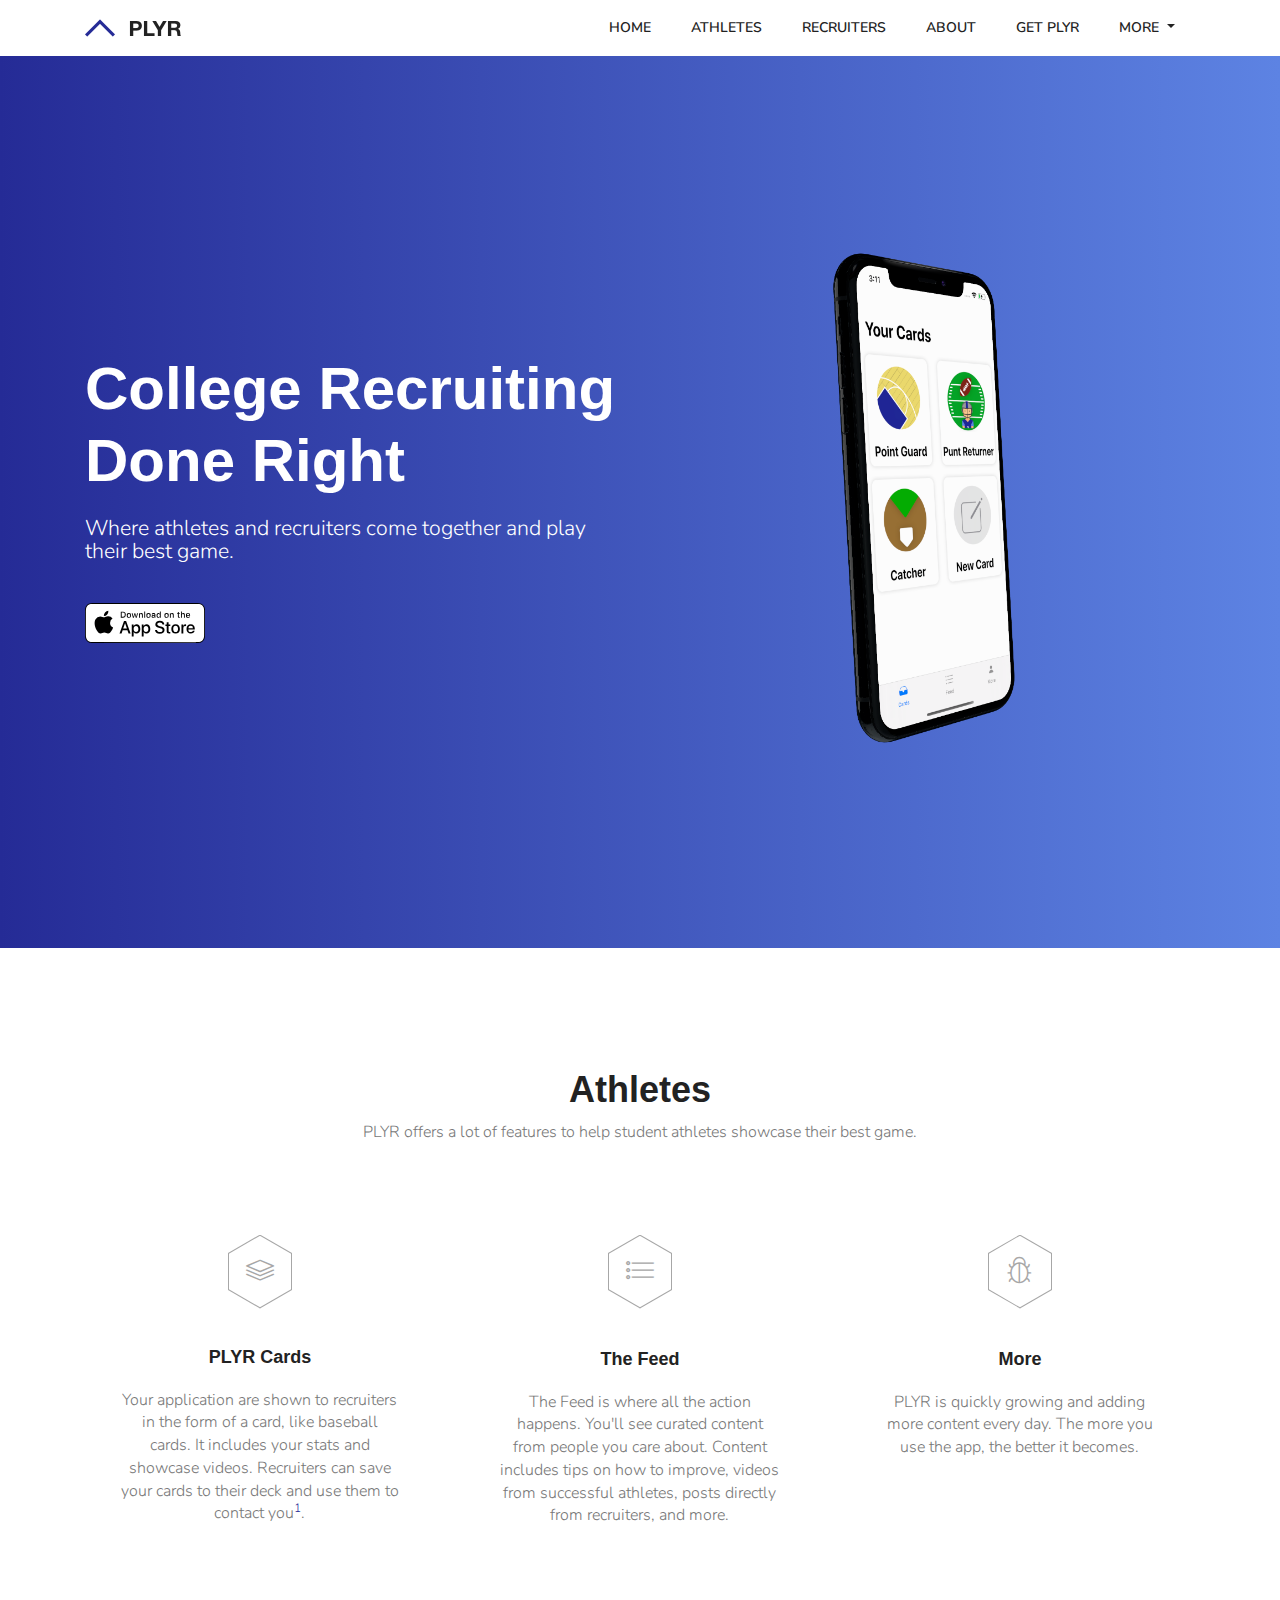
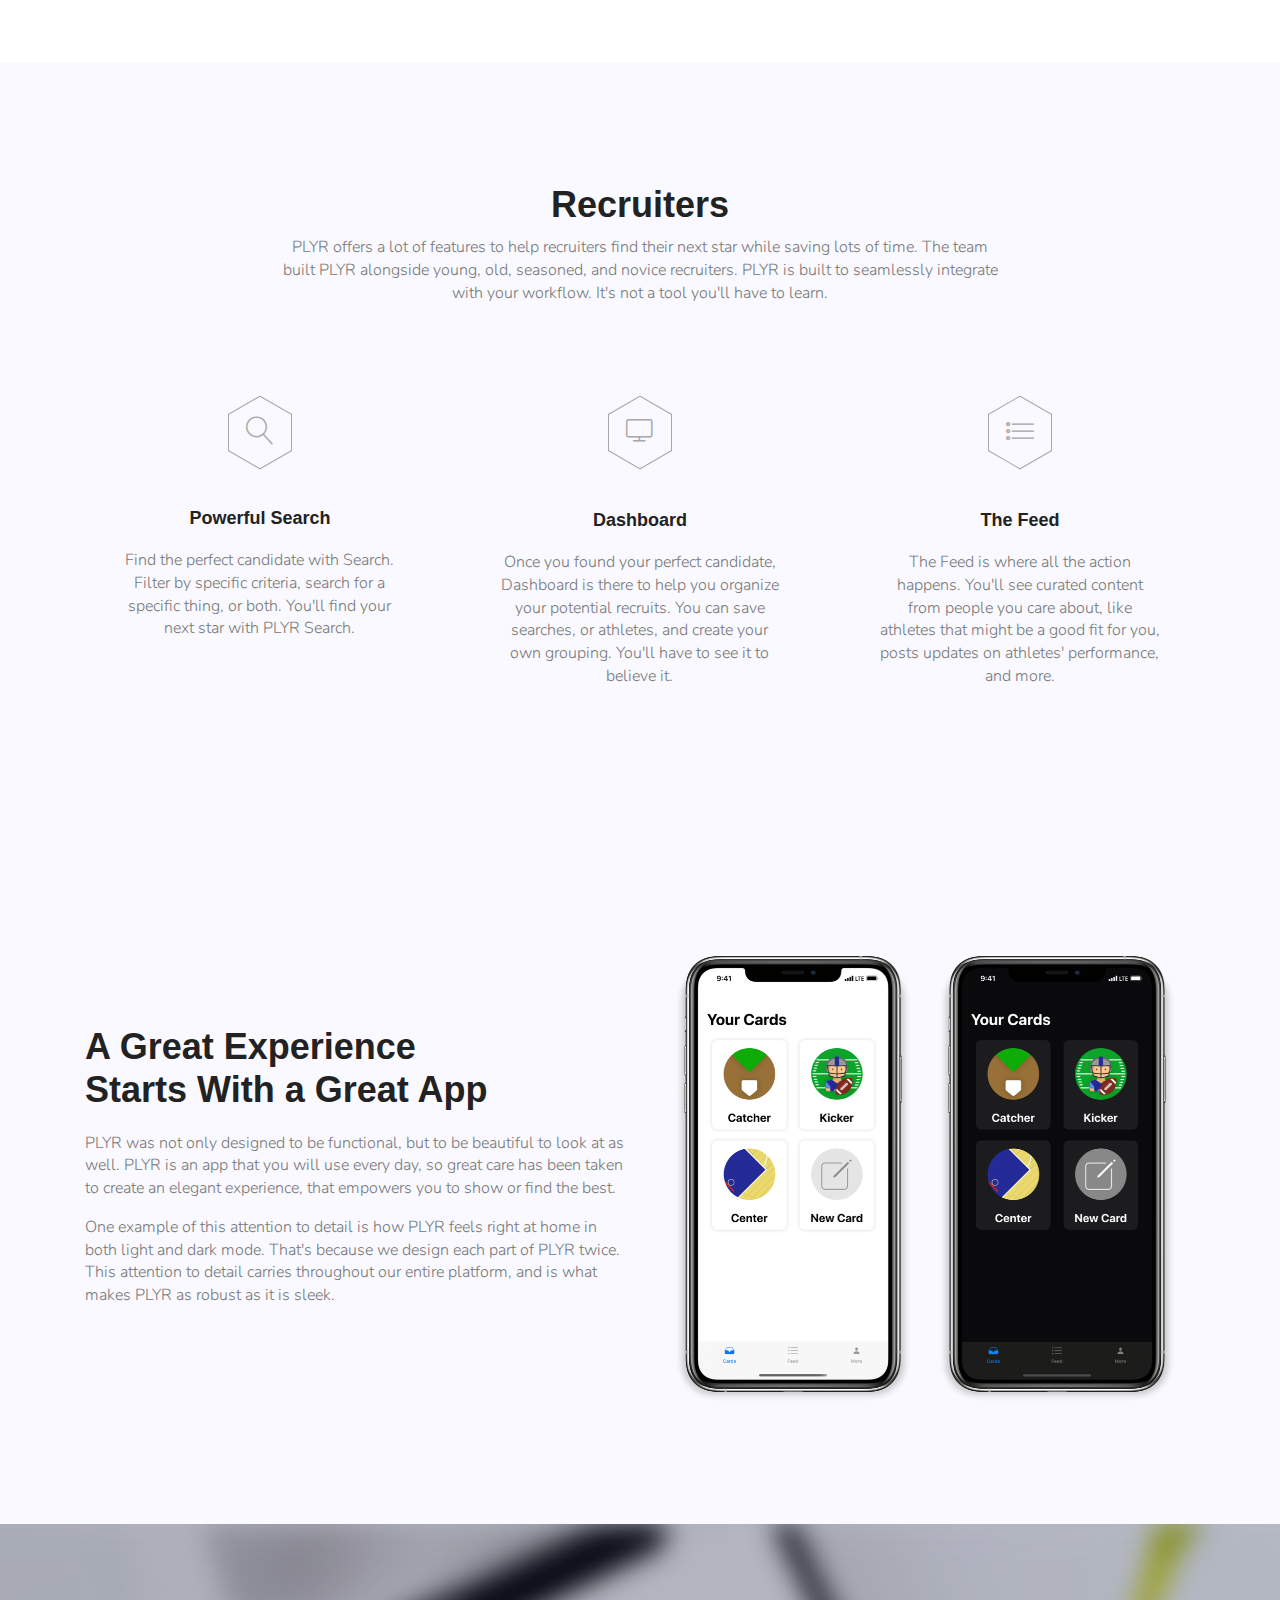
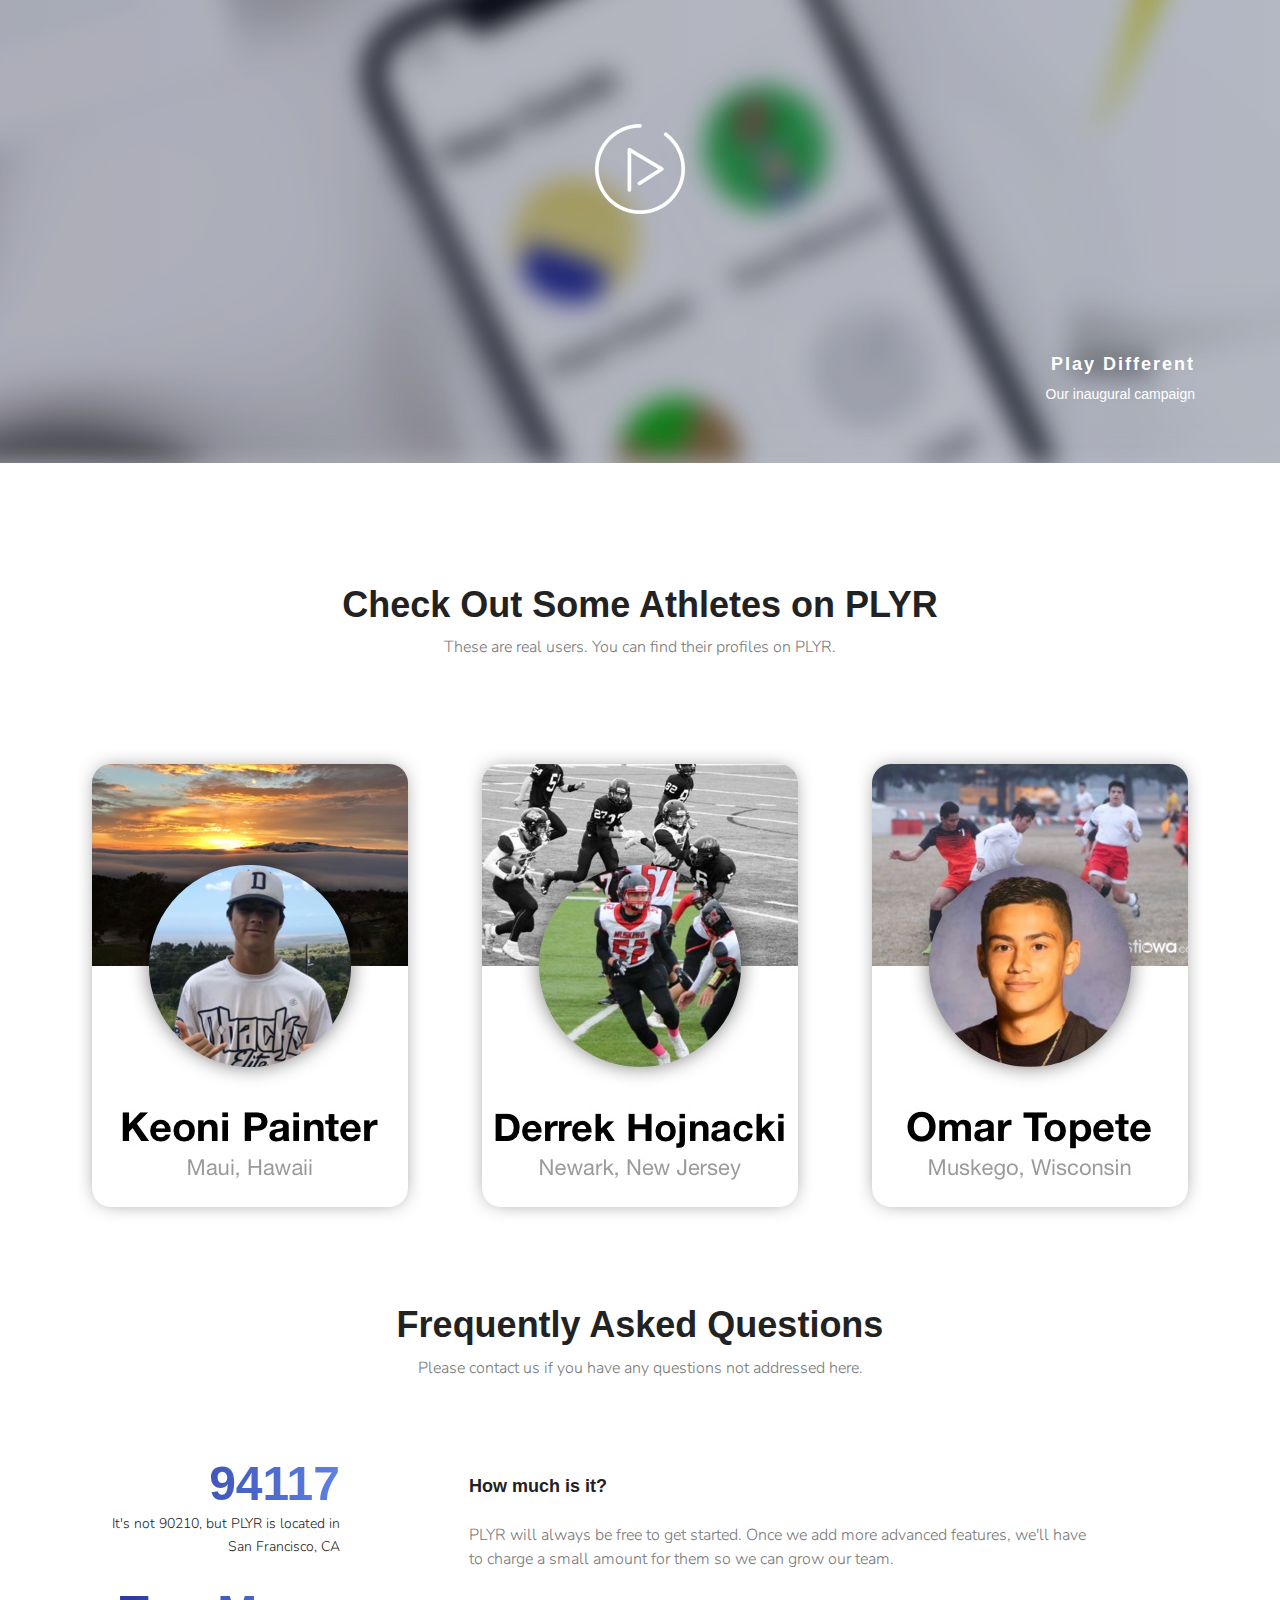
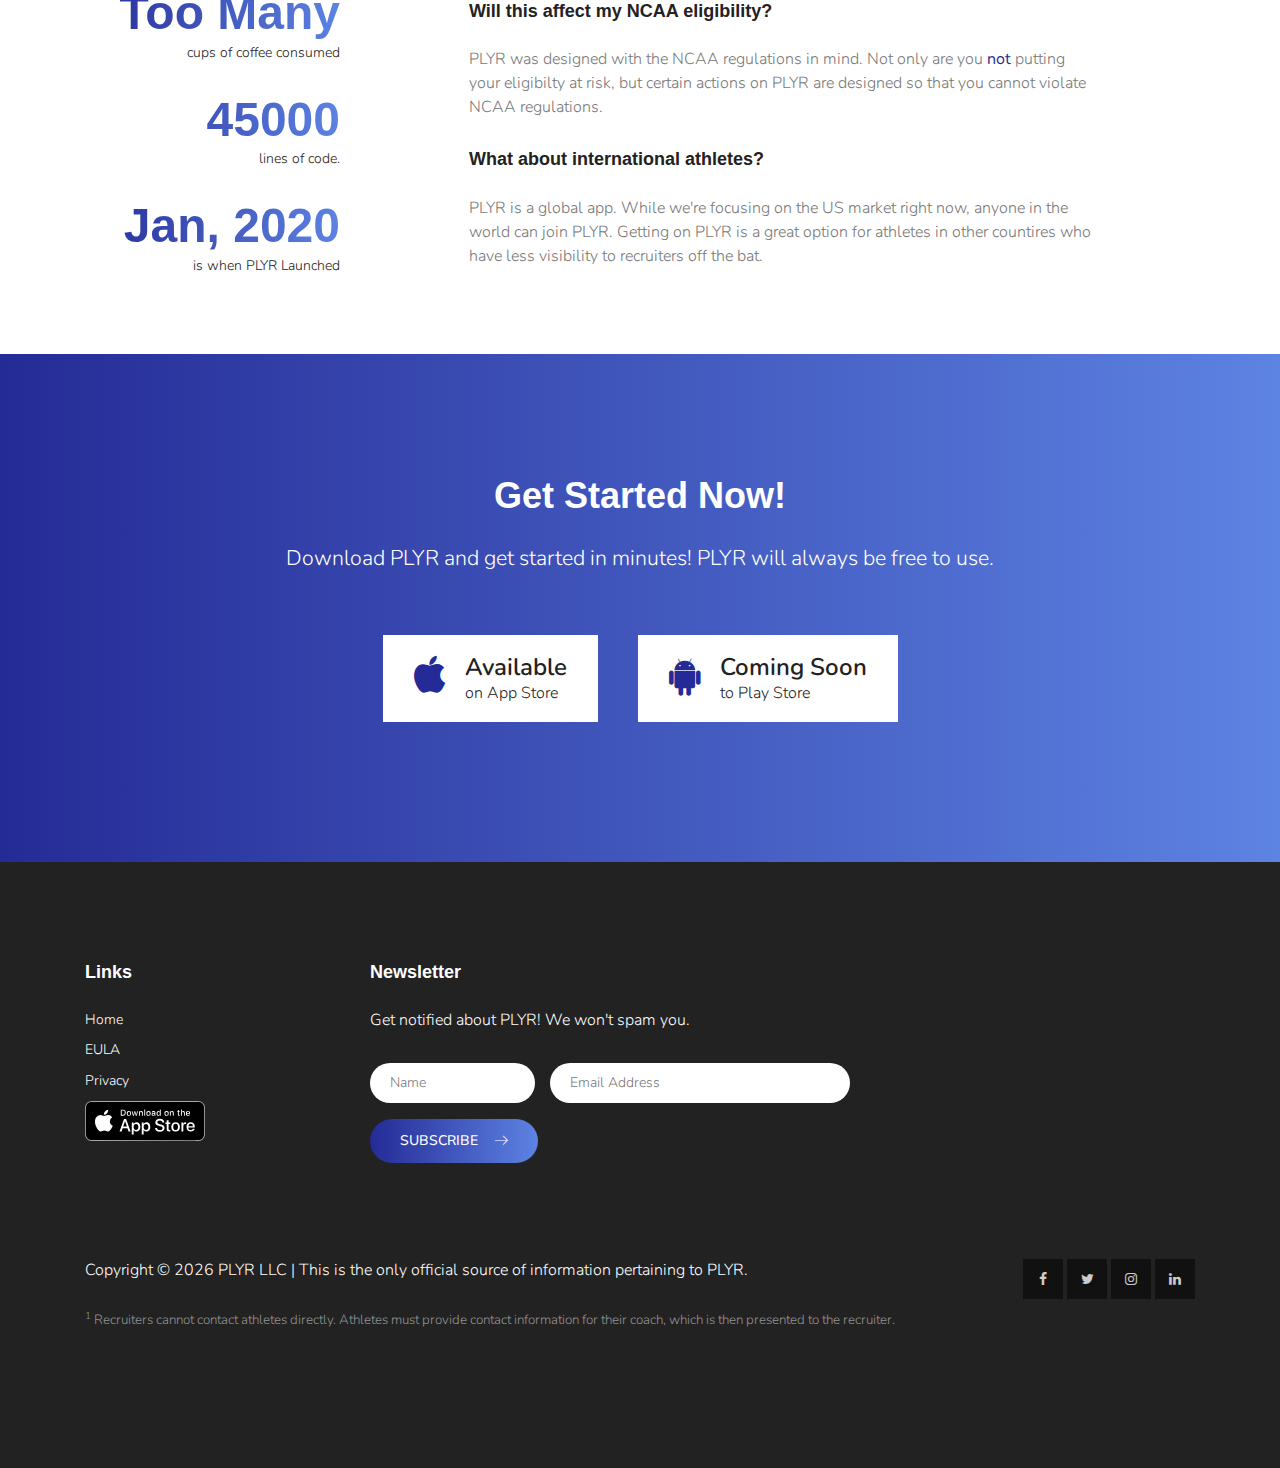
<file: index.html>
<!DOCTYPE html>
	<html lang="zxx" class="no-js">
	<head>
        
		<!-- Mobile Specific Meta -->
		<meta name="viewport" content="width=device-width, initial-scale=1.0">
		<!-- Favicon-->
		<link rel="shortcut icon" href="img/favicon/favicon.ico">
		<!-- Author Meta -->
		<meta name="author" content="PLYR">
		<!-- Meta Description -->
		<meta name="description" content="Sports Recruiting Done Right. Download PLYR Now!">
		<!-- Meta Keyword -->
		<meta name="keywords" content="ncsr,sports,nsr,recruiting,high,school,college,football,basketball,soccer,baseball,softball">
		<!-- meta character set -->
		<meta charset="UTF-8">
        
        <meta property="og:title" content="PLYR | Sports Recruiting" />
        <meta property="og:description"  content="High school sports recruiting done right." />
        <meta property="og:type" content="website" />
        <meta property="og:url" content="https://www.plyr.app" />
        <meta property="og:image" content="https://www.plyr.app/img/ogimage.png" />
        
		<!-- Site Title -->
		<title>PLYR | Sports Recruiting</title>

        <link href="https://fonts.googleapis.com/css?family=Nunito&display=swap" rel="stylesheet">
        <!--
        CSS
        ============================================= -->
        <link rel="stylesheet" href="css/linearicons.css">
        <link rel="stylesheet" href="css/font-awesome.min.css">
        <link rel="stylesheet" href="css/bootstrap.css">
        <link rel="stylesheet" href="css/magnific-popup.css">				
        <link rel="stylesheet" href="css/owl.carousel.css">
        <link rel="stylesheet" href="css/hexagons.min.css">			
        <link rel="stylesheet" href="css/main.css">
    
          <!-- Favicon -->
        <link rel="apple-touch-icon" sizes="180x180" href="./img/favicon/apple-touch-icon.png">
        <link rel="icon" type="image/png" sizes="32x32" href="./img/favicon/favicon-32x32.png">
        <link rel="icon" type="image/png" sizes="16x16" href="./img/favicon/favicon-16x16.png">
        <link rel="manifest" href="./img/favicon/site.webmanifest">
		</head>
		<body>

			<!-- start banner Area -->
			<section class="banner-area" id="home">
			<!-- Start Header Area -->
			<header class="default-header">
				<nav class="navbar navbar-expand-lg  navbar-light">
					<div class="container">
						  <a class="navbar-brand" href="index.html">
						  	<img src="img/logo.png" alt="The player chevron to the left of the word player">
						  </a>
						  <button class="navbar-toggler" type="button" data-toggle="collapse" data-target="#navbarSupportedContent" aria-controls="navbarSupportedContent" aria-expanded="false" aria-label="Toggle navigation">
						    <span class="lnr lnr-menu"></span>
						  </button>

						  <div class="collapse navbar-collapse justify-content-end align-items-center" id="navbarSupportedContent">
						    <ul class="navbar-nav">
								<li><a href="#top">Home</a></li>
								<li><a href="#athletes">Athletes</a></li>
                                <li><a href="#recruites">Recruiters</a></li>
                                <li><a href="#about">About</a></li>
                                <li><a href="#download">Get PLYR</a></li>
								<!-- Dropdown -->
							    <li class="dropdown">
							      <a class="dropdown-toggle" href="#" id="navbardrop" data-toggle="dropdown">
							        More
							      </a>
							      <div class="dropdown-menu">
							        <a class="dropdown-item" href="./privacy.html">Privacy</a>
                                      <a class="dropdown-item" href="./eula.html">EULA</a>
							         <a class="dropdown-item" href="mailto:support@plyr.app?subject=Website%20Inquiry">Contact</a>
							      </div>
							    </li>								
						    </ul>
						  </div>						
					</div>
				</nav>
			</header>
			<!-- End Header Area -->				
				<div class="container" style="overflow: hidden">
					<div class="row justify-content-end fullscreen align-items-center">
						<div class="col-lg-6 col-md-12 banner-left" style="margin-top: 20px; margin-bottom: 20px; ">
								<h1 class="text-white">
									College Recruiting <br>
									Done Right						
								</h1>
								<p class="mx-auto text-white  mt-20 mb-40" style="font-size: 16pt">
									Where athletes and recruiters come together and play their best game.
								</p>
                            <a href="https://apps.apple.com/app/apple-store/id1470913475?mt=8"><img src="./img/asd_badge_light.svg" id="hero_asd_button" alt="An apple logo to the left of the words download on the app store"></a>
                        </div>
						<div class="col-lg-6 col-md-12 no-padding banner-right">
							<img class="img-fluid" src="img/plyr-hero.png" alt="The PLYR app open on an iPhone 11 Pro.">
						</div>
					</div>
				</div>
			</section>
			<!-- End banner Area -->	

			<!-- Start cat Area -->
			<section class="cat-area section-gap" id="athletes">
				<div class="container">
					<div class="row d-flex justify-content-center">
						<div class="menu-content pb-60 col-lg-8">
							<div class="title text-center">
								<h1 class="mb-10">Athletes</h1>
								<p>PLYR offers a lot of features to help student athletes showcase their best game.</p>
							</div>
						</div>
					</div>							
					<div class="row">
						<div class="col-lg-4">	
							<div class="single-cat d-flex flex-column">
								<a class="hb-sm-margin mx-auto d-block"><span class="hb hb-sm inv hb-facebook-inv"><span class="lnr lnr-layers"></span></span></a>
								<h4 class="mb-20" style="margin-top: 23px;">PLYR Cards</h4>
								<p>
									Your application are shown to recruiters in the form of a card, like baseball cards. It includes your stats and showcase videos. Recruiters can save your cards to their deck and use them to contact you<sup>1</sup>.
								</p>
							</div>															
						</div>
						<div class="col-lg-4">	
							<div class="single-cat">
								<a class="hb-sm-margin mx-auto d-block"><span class="hb hb-sm inv hb-facebook-inv"><span class="lnr lnr-list"></span></span></a>
								<h4 class="mt-40 mb-20">The Feed</h4>
								<p>
									The Feed is where all the action happens. You'll see curated content from people you care about. Content includes tips on how to improve, videos from successful athletes, posts directly from recruiters, and more.
								</p>
							</div>															
						</div>
						<div class="col-lg-4">
							<div class="single-cat">
								<a class="hb-sm-margin mx-auto d-block"><span class="hb hb-sm inv hb-facebook-inv"><span class="lnr lnr-bug"></span></span></a>
								<h4 class="mt-40 mb-20">More</h4>
								<p>
									PLYR is quickly growing and adding more content every day. The more you use the app, the better it becomes.
								</p>
							</div>							
						</div>
					</div>
				</div>	
			</section>
			<!-- End cat Area -->
			
            <!-- Start cat Area -->
			<section class="cat-area about-area section-gap" id="recruiters">
				<div class="container">
					<div class="row d-flex justify-content-center">
						<div class="menu-content pb-60 col-lg-8">
							<div class="title text-center">
								<h1 class="mb-10">Recruiters</h1>
								<p>PLYR offers a lot of features to help recruiters find their next star while saving lots of time. The team built PLYR alongside young, old, seasoned, and novice recruiters. PLYR is built to seamlessly integrate with your workflow. It's not a tool you'll have to learn.</p>
							</div>
						</div>
					</div>							
					<div class="row">
						<div class="col-lg-4">
							<div class="single-cat d-flex flex-column">
								<a class="hb-sm-margin mx-auto d-block"><span class="hb hb-sm inv hb-facebook-inv"><span class="lnr lnr-magnifier"></span></span></a>
								<h4 class="mb-20" style="margin-top: 23px;">Powerful Search</h4>
								<p>
									Find the perfect candidate with Search. Filter by specific criteria, search for a specific thing, or both. You'll find your next star with PLYR Search. 
								</p>
							</div>															
						</div>
						<div class="col-lg-4">	
							<div class="single-cat">
								<a class="hb-sm-margin mx-auto d-block"><span class="hb hb-sm inv hb-facebook-inv"><span class="lnr lnr-screen"></span></span></a>
								<h4 class="mt-40 mb-20">Dashboard</h4>
								<p>
									Once you found your perfect candidate, Dashboard is there to help you organize your potential recruits. You can save searches, or athletes, and create your own grouping. You'll have to see it to believe it.
								</p>
							</div>															
						</div>
						<div class="col-lg-4">
							<div class="single-cat">
								<a class="hb-sm-margin mx-auto d-block"><span class="hb hb-sm inv hb-facebook-inv"><span class="lnr lnr-list"></span></span></a>
								<h4 class="mt-40 mb-20">The Feed</h4>
								<p>
									The Feed is where all the action happens. You'll see curated content from people you care about, like athletes that might be a good fit for you, posts updates on athletes' performance, and more.
								</p>
							</div>							
						</div>
					</div>
				</div>	
			</section>
			<!-- End cat Area -->
			<!-- Start about Area -->
			<section class="about-area section-gap">
				<div class="container">
					<div class="row justify-content-center align-items-center d-flex">
						<div class="col-lg-6 about-left">
							<h1>
								A Great Experience <br>
								Starts With a Great App
							</h1>
							<p class="mt-20"> 
                            PLYR was not only designed to be functional, but to be beautiful to look at as well. PLYR is an app that you will use every day, so great care has been taken to create an elegant experience, that empowers you to show or find the best.
                            </p>
                            <p>One example of this attention to detail is how PLYR feels right at home in both light and dark mode. That's because we design each part of PLYR twice. This attention to detail carries throughout our entire platform, and is what makes PLYR as robust as it is sleek.</p>
						</div>
						<div class="col-lg-6 about-right">
							<img class="img-fluid" src="img/about-img.png" alt="Two vertical iPhone 11 Pro Max's next to eachother. The one on the left has player open in light mode. The one on the right has player open on dark mode.">
						</div>
					</div>
				</div>	
			</section>
			<!-- End about Area -->
			
			<!-- Start Video Area -->
			<section class="video-area pt-40 pb-40" id="about">
				<div class="overlay overlay-bg"></div>
				<div class="container">
					<div class="video-content">
						<a href="https://www.youtube.com/watch?v=d2okdr9_nYc" class="play-btn"><img src="img/play-btn.png" alt="button to start playing the video named Play Different"></a>
						<div class="video-desc">
							<h3 class="h2 text-white">Play Different</h3>
							<h4 class="text-white">Our inaugural campaign</h4>
						</div>
					</div>
				</div>
			</section>
			<!-- Start Video Area -->		

			<!-- Start feature Area -->
				<section class="feature-area pt-120">
					<div class="container">
						<div class="row d-flex justify-content-center">
							<div class="menu-content col-lg-8">
								<div class="title text-center">
									<h1 class="mb-10">Check Out Some Athletes on PLYR</h1>
									<p>These are real users. You can find their profiles on PLYR.</p>
								</div>
							</div>
						</div>							
						<div class="row">
							<div class="active-feature-carusel">
								<div class="item single-carusel relative">
									<div class="image-wrap">
										<div class="overlay overlay-bg"></div>
										<img class="img-fluid" src="img/s1.jpg" alt="Example player card depicting user Keoni Painter from Maui, Hawaii">
									</div>
								</div>
								<div class="item single-carusel relative">
									<div class="image-wrap">
										<div class="overlay overlay-bg"></div>
										<img class="img-fluid" src="img/s2.jpg" alt="Example player card depicting user Derrek Hojnacki from Newark, New Jersey">
									</div>
							
								</div>
								<div class="item single-carusel relative">
									<div class="image-wrap">
										<div class="overlay overlay-bg"></div>
										<img class="img-fluid" src="img/s3.jpg" alt="Example player card depicting user Omar Topete from Muskego, Wisconsin">
									</div>
                                </div>
                                <div class="item single-carusel relative">
									<div class="image-wrap">
										<div class="overlay overlay-bg"></div>
										<img class="img-fluid" src="img/s4.jpg" alt="Example player card depicting user Mason Hill from Lenoir City, Tennessee">
									</div>
								</div>	
							</div>
						</div>
					</div>	
				</section>
				<!-- End feature Area -->

			<!-- Start faq Area -->
			<section class="faq-area" >
				<div class="container">
					<div class="row d-flex justify-content-center">
						<div class="menu-content pb-60 col-lg-8">
							<div class="title text-center">
								<h1 class="mb-10">Frequently Asked Questions</h1>
								<p>Please contact us if you have any questions not addressed here.</p>
							</div>
						</div>
					</div>							
					<div class="row d-flex align-items-center">
						<div class="counter-left col-lg-3 col-md-3">
							<div class="single-facts">
								<h2 class="counter">94117</h2>
								<p>It's not 90210, but PLYR is located in San Francisco, CA</p>							
							</div>
							<div class="single-facts">
								<h2>Too Many</h2>
								<p>cups of coffee consumed</p>							
							</div>
							<div class="single-facts">
								<h2 class="counter">45000</h2>
								<p>lines of code.</p>							
							</div>												
							<div class="single-facts">
								<h2>Jan, 2020</h2>
								<p>is when PLYR Launched</p>							
							</div>
						</div>	
						<div class="faq-content col-lg-9 col-md-9">
							<div class="single-faq">
								<h2>
									How much is it?
								</h2>
								<p>
									PLYR will always be free to get started. Once we add more advanced features, we'll have to charge a small amount for them so we can grow our team.
								</p>
							</div>
							<div class="single-faq">
								<h2>
									 Will this affect my NCAA eligibility?
								</h2>
								<p>
									PLYR was designed with the NCAA regulations in mind. Not only are you <b>not</b> putting your eligibilty at risk, but certain actions on PLYR are designed so that you cannot violate NCAA regulations.
								</p>
							</div>
							<div class="single-faq">
								<h2>
									What about international athletes?
								</h2>
								<p>
									PLYR is a global app. While we're focusing on the US market right now, anyone in the world can join PLYR. Getting on PLYR is a great option for athletes in other countires who have less visibility to recruiters off the bat.
								</p>
							</div>												
						</div>									
					</div>
				</div>
			</section>
			<!-- End faq Area -->
			
			<!-- Start call-to-action Area -->
			<section id="download" class="call-to-action-area section-gap" style="margin-top: 50px">
				<div class="container">
					<div class="row justify-content-center top">
						<div class="col-lg-12">
							<h1 class="text-white text-center">Get Started Now!</h1>
							<p class="text-white text-center mt-30" style="font-size: 16pt">
								Download PLYR and get started in minutes! PLYR will always be free to use.
							</p>							
						</div>
					</div>
					<div class="row justify-content-center d-flex">	
						<div class="download-button d-flex flex-row justify-content-center mt-30">		
							<div class="buttons flex-row d-flex">
								<i class="fa fa-apple" aria-hidden="true"></i>
								<div class="desc">
									<a href="https://apps.apple.com/app/apple-store/id1470913475?mt=8" target="_blank">
										<p>
											<span>Available</span> <br>
											on App Store
										</p>
									</a>
								</div>
							</div>
							<div class="buttons flex-row d-flex">
								<i class="fa fa-android" aria-hidden="true"></i>
								<div class="desc">
									<a>
										<p>
											<span>Coming Soon</span> <br>
											to Play Store
										</p>
									</a>
								</div>
							</div>
						</div>						
					</div>
				</div>	
			</section>
			<!-- End call-to-action Area -->
			

			<!-- start footer Area -->		
			<footer class="footer-area section-gap">
				<div class="container">
					<div class="row">
						<div class="col-lg-3  col-md-12">
							<div class="single-footer-widget">
								<h6>Links</h6>
								<ul class="footer-nav">
									<li style="cursor: default">Home</li>
									<li><a href="./eula.html">EULA</a></li>
									<li><a href="./privacy.html">Privacy</a></li>
                                    <li><a href="https://apps.apple.com/app/apple-store/id1470913475?mt=8"><img src="img/asd_badge_dark.svg" alt="apple logo next to the words download on the app store"></a></li>
								</ul>
							</div>
						</div>
						<div class="col-lg-6  col-md-12">
							<div class="single-footer-widget newsletter">
								<h6>Newsletter</h6>
								<p>Get notified about PLYR! We won't spam you.</p>
								<div id="mc_embed_signup">
									<form target="_blank" novalidate="true" action="https://plyrapp.us5.list-manage.com/subscribe/post?u=6886aab48b7142e2aec010bdc&amp;id=eaf88fc66f" method="post" id="mc-embedded-subscribe-form" name="mc-embedded-subscribe-form" class="validate" method="get" class="form-inline">

										<div class="form-group row" style="width: 100%">
                                            <div class="col-lg-4 col-md-12" style="width: 0;">
                                                <input name="FNAME" placeholder="Name" onfocus="this.placeholder = ''" onblur="this.placeholder = 'Name '" required="" type="text" style="width: 165px; margin-top: 16px; margin-right: 20px">
												<div style="position: absolute; left: -5000px;">
													<input name="b_36c4fd991d266f23781ded980_aefe40901a" tabindex="-1" value="" type="text">
												</div>
											</div> 
                                            
										      <div class="col-lg-4 col-md-12 ">
                                                <input name="EMAIL" placeholder="Email Address" onfocus="this.placeholder = ''" onblur="this.placeholder = 'Email Address '" required="" type="email" style="width: 300px; margin-top: 16px;">											
                                            </div> 
                                            <div class="info"></div>
											<div class="col-lg-10 col-md-10">
                                                <button class="nw-btn primary-btn" style="margin-top: 16px;">Subscribe<span class="lnr lnr-arrow-right"></span></button>
											</div> 
										</div>
									</form>
								</div>		
							</div>
						</div>
					</div>
                    
					<div class="row footer-bottom d-flex justify-content-between">
                        
                        <p class="col-lg-8 col-sm-12 footer-text m-0 text-white">Copyright &copy; <script>document.write(new Date().getFullYear());</script> PLYR LLC | This is the only official source of information pertaining to PLYR.</p>
            
                        <div class="col-lg-4 col-sm-12 footer-social">
							<a href="https://www.facebook.com/plyrapp" target="_blank"><i class="fa fa-facebook"></i></a>
							<a href="https://www.twitter.com/getplyr" target="_blank"><i class="fa fa-twitter"></i></a>
							<a href="https://www.instagram.com/plyrapp" target="_blank"><i class="fa fa-instagram"></i></a>
							<a href="https://www.linkedin.com/company/plyr" target="_blank"><i class="fa fa-linkedin"></i></a>
						</div>
					</div>
                    <!-- Footnotes -->
                    <div style="color: #939393; margin-top: 10px;">
                        <p style="font-size: 10pt"><sup style="color: #939393">1</sup> Recruiters cannot contact athletes directly. Athletes must provide contact information for their coach, which is then presented to the recruiter.</p>
                    </div>
                <!-- End Footnotes -->
				</div>
			</footer>
			<!-- End footer Area -->		

			<script src="js/vendor/jquery-2.2.4.min.js"></script>
			<script src="https://cdnjs.cloudflare.com/ajax/libs/popper.js/1.11.0/umd/popper.min.js" integrity="sha384-b/U6ypiBEHpOf/4+1nzFpr53nxSS+GLCkfwBdFNTxtclqqenISfwAzpKaMNFNmj4" crossorigin="anonymous"></script>
			<script src="js/vendor/bootstrap.min.js"></script>
			<script src="js/jquery.ajaxchimp.min.js"></script>
			<script src="js/jquery.magnific-popup.min.js"></script>				
			<script src="js/parallax.min.js"></script>			
			<script src="js/owl.carousel.min.js"></script>			
			<script src="js/jquery.sticky.js"></script>
			<script src="js/hexagons.min.js"></script>
			<script src="js/jquery.counterup.min.js"></script>
			<script src="js/waypoints.min.js"></script>				
			<script src="js/main.js"></script>	
		</body>
	</html>
</file>
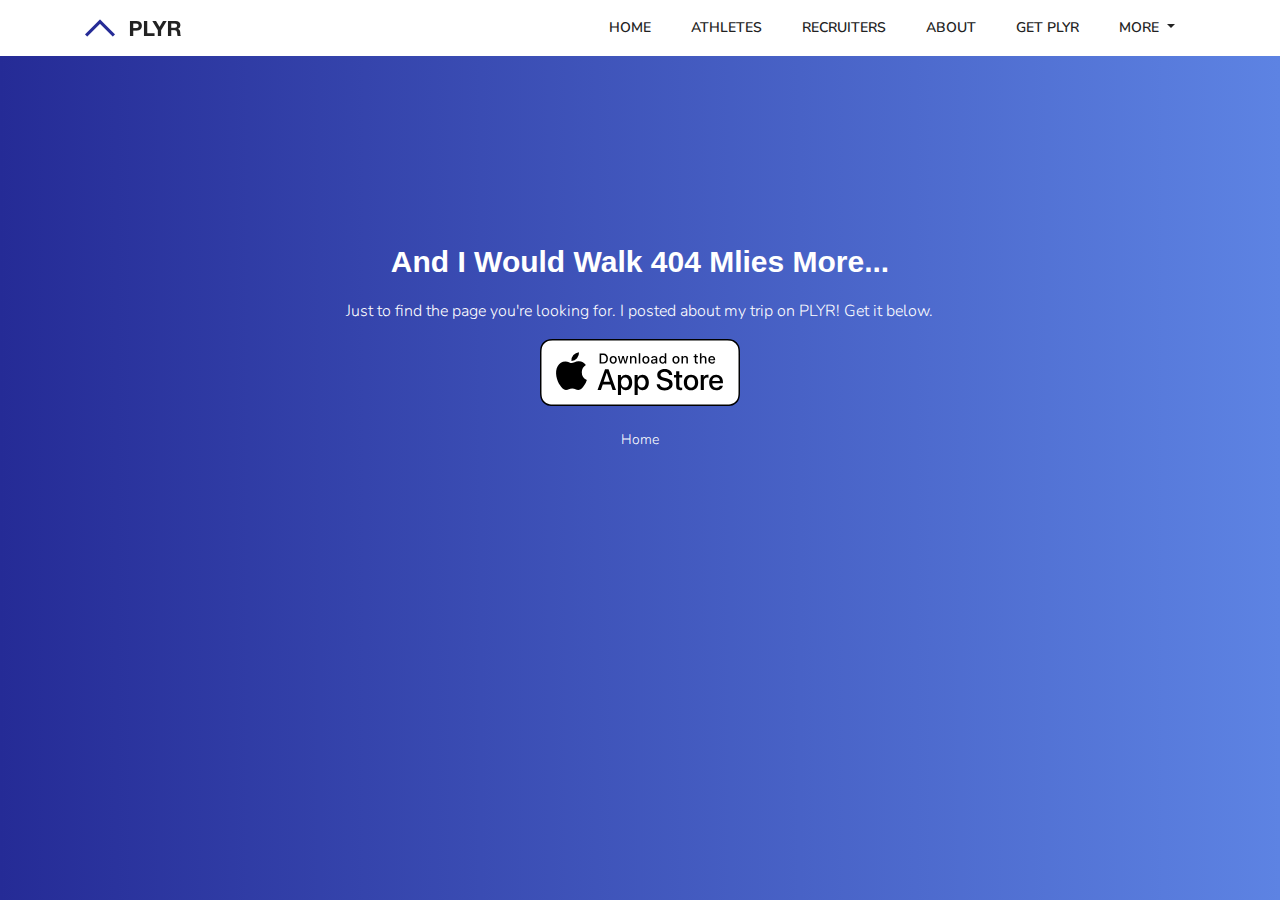
<file: error404.html>
<!DOCTYPE html>
	<html lang="zxx" class="no-js">
	<head>
		<!-- Mobile Specific Meta -->
		<meta name="viewport" content="width=device-width, initial-scale=1, shrink-to-fit=no">
		<!-- Favicon-->
		<link rel="shortcut icon" href="img/fav.png">
		<!-- Author Meta -->
		<meta name="author" content="colorlib">
		<!-- Meta Description -->
		<meta name="description" content="">
		<!-- Meta Keyword -->
		<meta name="keywords" content="">
		<!-- meta character set -->
		<meta charset="UTF-8">
		<!-- Site Title -->
		<title>PLYR | 404 Miles...</title>

        <link href="https://fonts.googleapis.com/css?family=Nunito&display=swap" rel="stylesheet">
        <!--
        CSS
        ============================================= -->
        <link rel="stylesheet" href="css/linearicons.css">
        <link rel="stylesheet" href="css/font-awesome.min.css">
        <link rel="stylesheet" href="css/bootstrap.css">
        <link rel="stylesheet" href="css/magnific-popup.css">				
        <link rel="stylesheet" href="css/owl.carousel.css">
        <link rel="stylesheet" href="css/hexagons.min.css">			
        <link rel="stylesheet" href="css/main.css">
        
        <!-- OG Stuff -->
        <meta property="og:title" content="PLYR | Sports Recruiting" />
        <meta property="og:image" content="https://www.plyr.app/img/ogimage.png" />
        <meta property="og:url" content="https://www.plyr.app" />
        <meta property="og:description" content="PLYR is a platform that allows high school athletes to be recruited to play collegiately." />

          <!-- Favicon -->
        <link rel="apple-touch-icon" sizes="180x180" href="./img/favicon/apple-touch-icon.png">
        <link rel="icon" type="image/png" sizes="32x32" href="./img/favicon/favicon-32x32.png">
        <link rel="icon" type="image/png" sizes="16x16" href="./img/favicon/favicon-16x16.png">
        <link rel="manifest" href="./img/favicon/site.webmanifest">
		</head>
		<body class="generic-banner">

			<!-- Start banner Area -->
			<section class="generic-banner relative">
			<!-- Start Header Area -->
			<header class="default-header">
				<nav class="navbar navbar-expand-lg  navbar-light">
					<div class="container">
						  <a class="navbar-brand" href="index.html">
						  	<img src="img/logo.png" alt="">
						  </a>
						  <button class="navbar-toggler" type="button" data-toggle="collapse" data-target="#navbarSupportedContent" aria-controls="navbarSupportedContent" aria-expanded="false" aria-label="Toggle navigation">
						    <span class="lnr lnr-menu"></span>
						  </button>

						  <div class="collapse navbar-collapse justify-content-end align-items-center" id="navbarSupportedContent">
						    <ul class="navbar-nav">
								<li><a href="./index.html#top">Home</a></li>
								<li><a href="./index.html#athletes">Athletes</a></li>
                                <li><a href="./index.html#recruites">Recruiters</a></li>
                                <li><a href="./index.html#about">About</a></li>
                                <li><a href="./index.html#download">Get PLYR</a></li>
								<!-- Dropdown -->
							    <li class="dropdown">
							      <a class="dropdown-toggle" href="#" id="navbardrop" data-toggle="dropdown">
							        More
							      </a>
							      <div class="dropdown-menu">
							        <a class="dropdown-item" href="./privacy.html">Privacy</a>
                                      <a class="dropdown-item" href="./eula.html">EULA</a>
							         <a class="dropdown-item" href="mailto:support@plyr.app?subject=Website%20Inquiry">Contact</a>
							      </div>
							    </li>								
						    </ul>
						  </div>						
					</div>
				</nav>
			</header>
			<!-- End Header Area -->				
				<div class="container">
					<div class="row height align-items-center justify-content-center">
						<div class="col-lg-10">
							<div class="generic-banner-content">
								<h2 class="text-white text-center">And I Would Walk 404 Mlies More...</h2>
								<p class="text-white">Just to find the page you're looking for. I posted about my trip on PLYR! Get it below.</p>
							</div>
                            <div class="text-center">
                                <a href="https://apps.apple.com/app/apple-store/id1470913475?mt=8"><img src="img/asd_badge_light.svg" style="width: 200px"></a>
                                <br>
                                <br>
                                <a style="color: white;" href="./index.html">Home</a>
                            </div>
						</div>
					</div>
				</div>
			</section>
			<!-- End banner Area -->	


			<script src="js/vendor/jquery-2.2.4.min.js"></script>
			<script src="https://cdnjs.cloudflare.com/ajax/libs/popper.js/1.11.0/umd/popper.min.js" integrity="sha384-b/U6ypiBEHpOf/4+1nzFpr53nxSS+GLCkfwBdFNTxtclqqenISfwAzpKaMNFNmj4" crossorigin="anonymous"></script>
			<script src="js/vendor/bootstrap.min.js"></script>
			<script src="js/jquery.ajaxchimp.min.js"></script>
			<script src="js/jquery.magnific-popup.min.js"></script>				
			<script src="js/parallax.min.js"></script>			
			<script src="js/owl.carousel.min.js"></script>			
			<script src="js/jquery.sticky.js"></script>
			<script src="js/hexagons.min.js"></script>
			<script src="js/jquery.counterup.min.js"></script>
			<script src="js/waypoints.min.js"></script>				
			<script src="js/main.js"></script>	
		</body>
	</html>
</file>
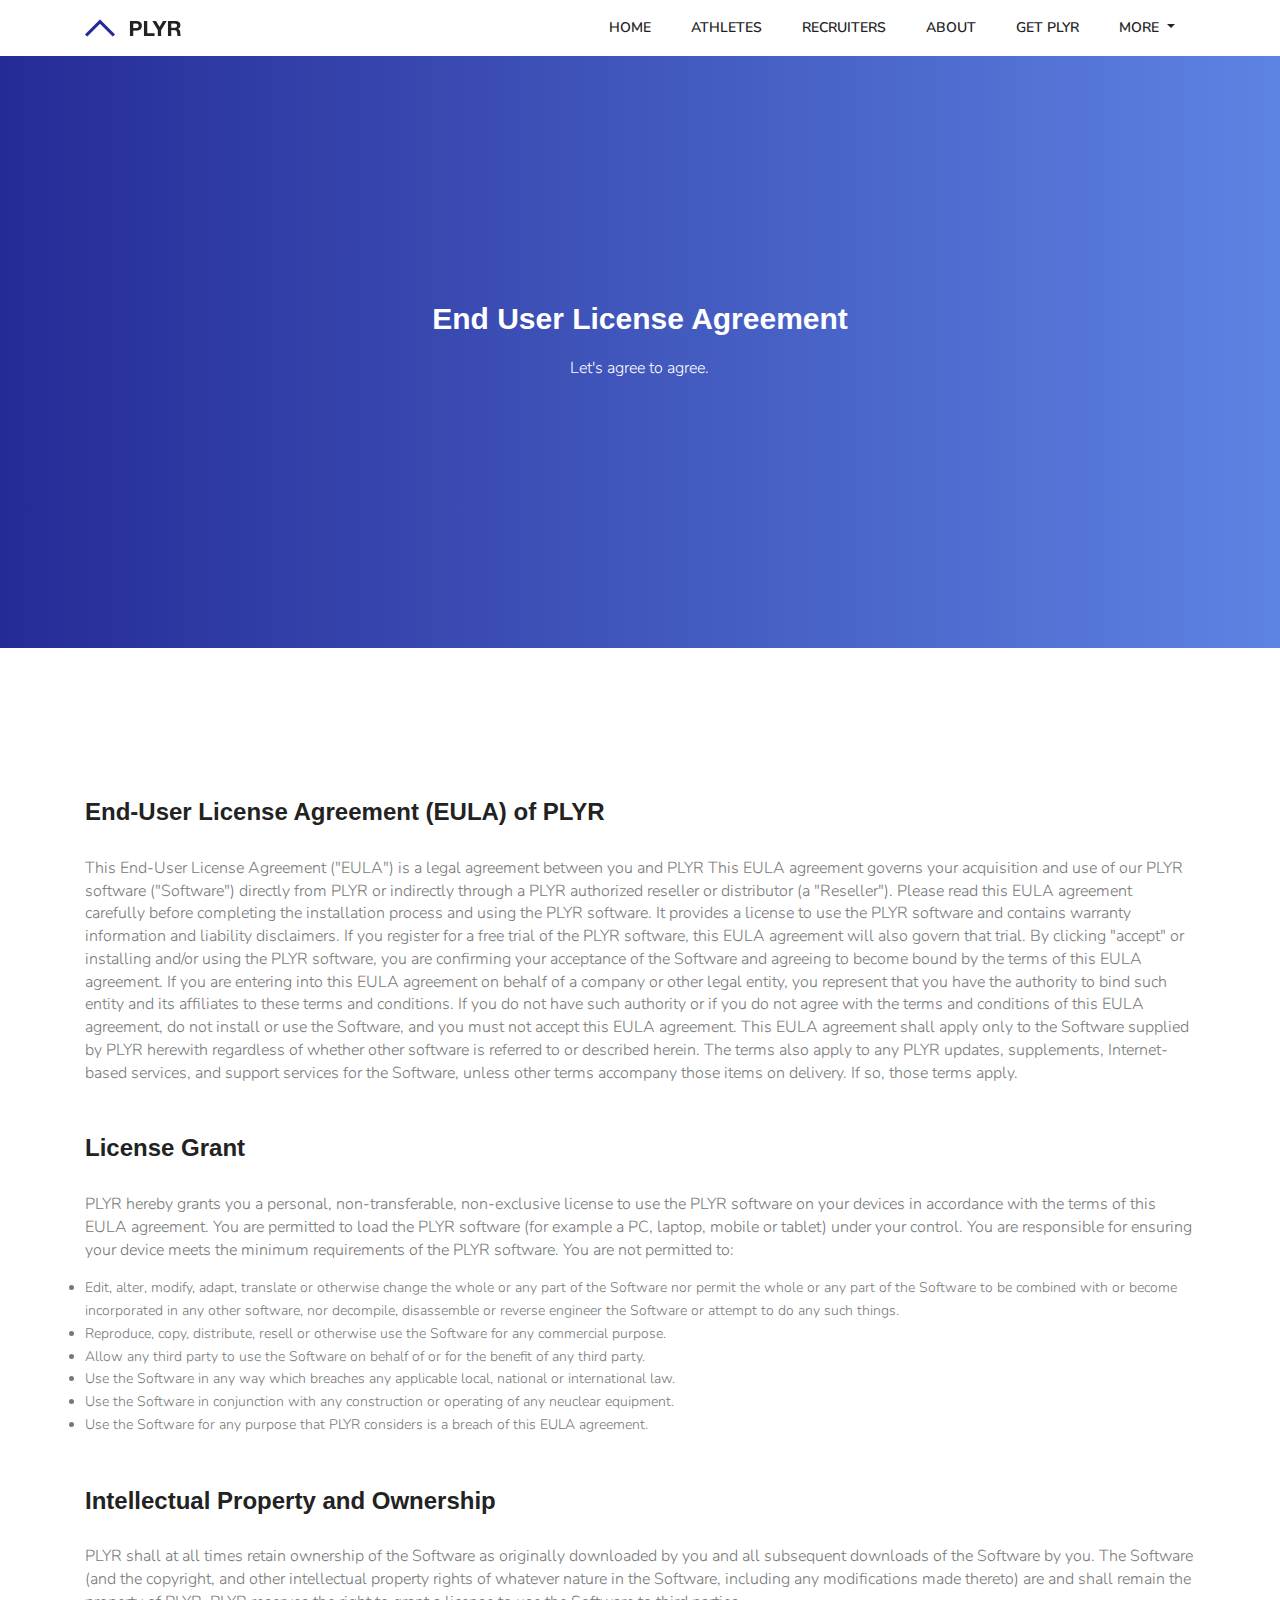
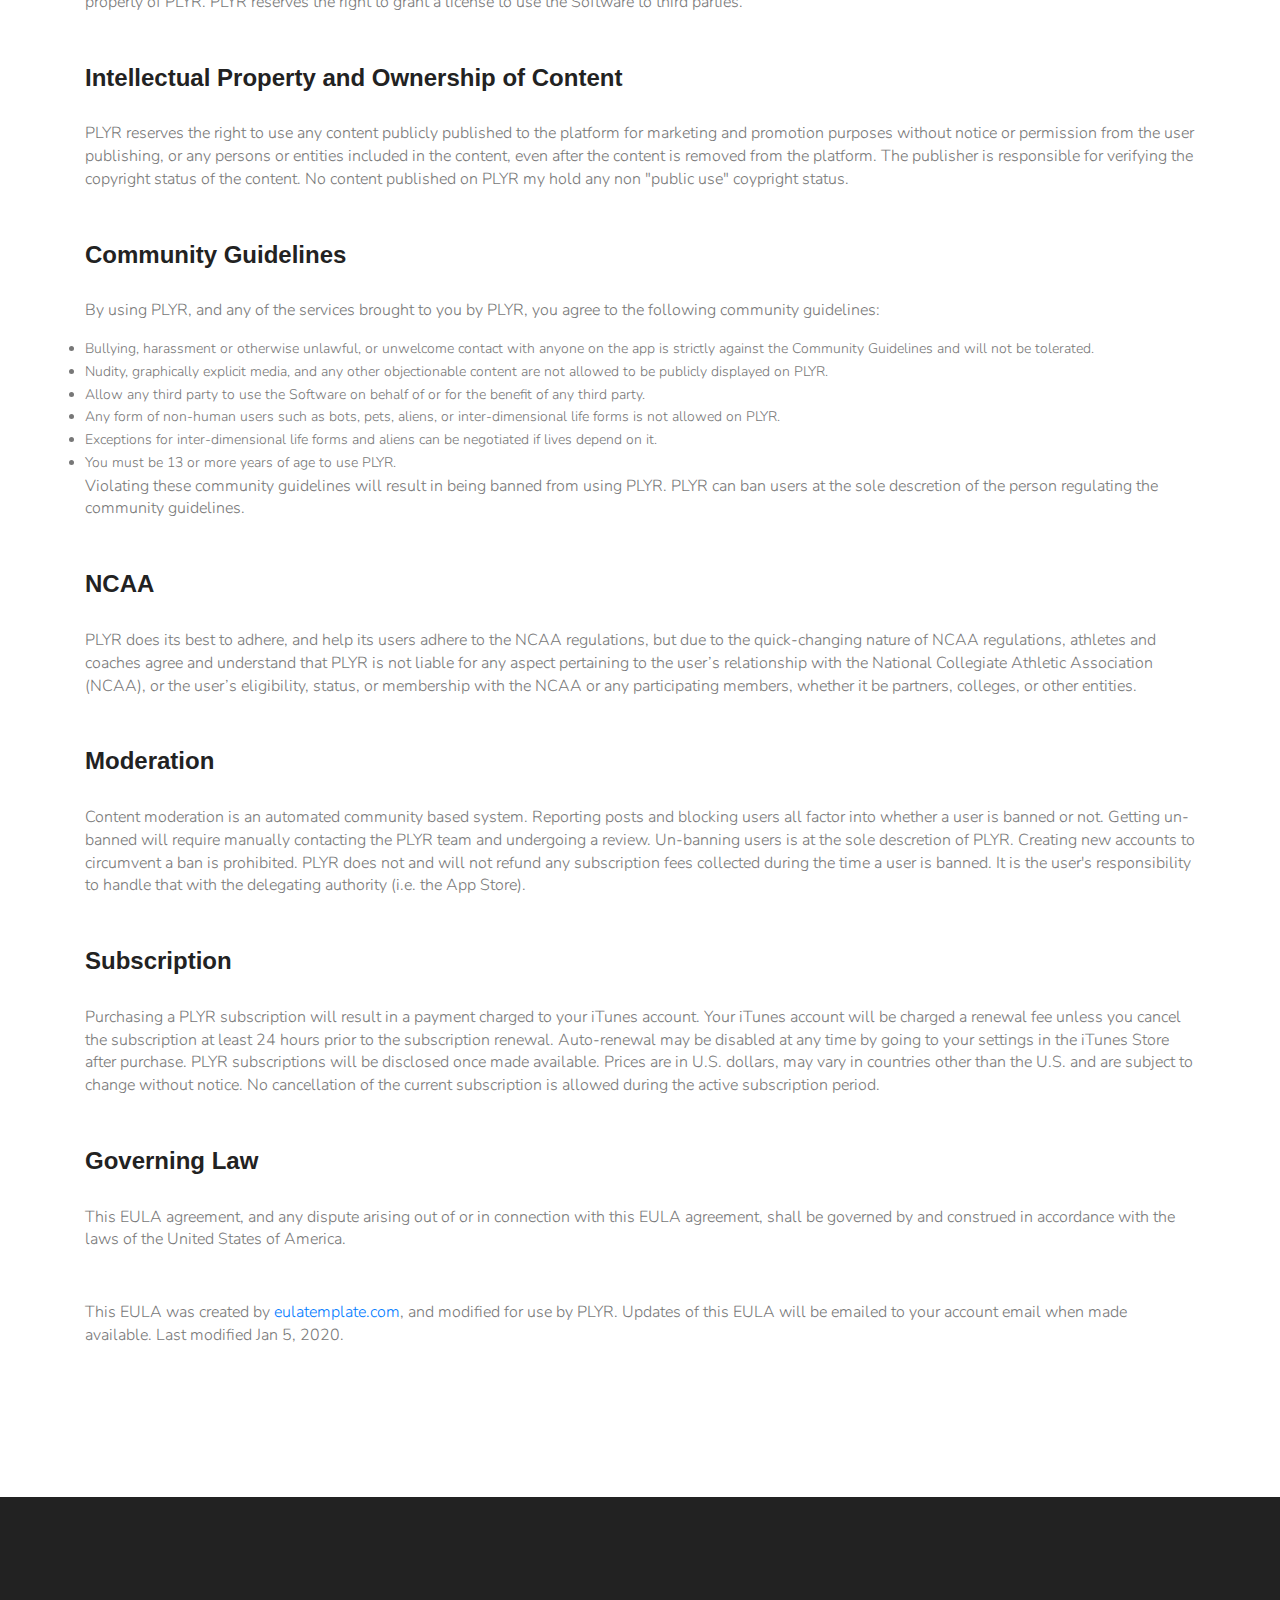
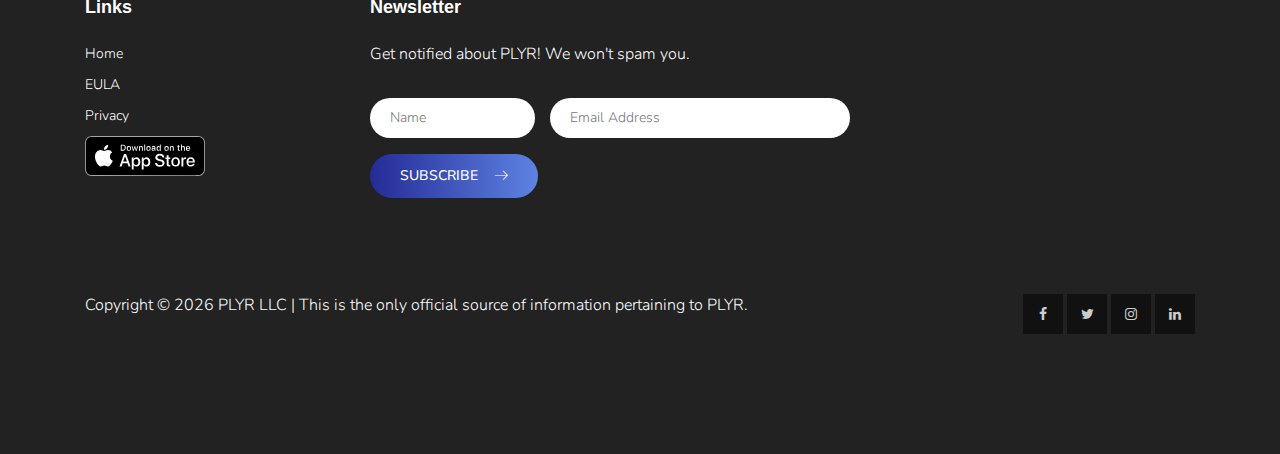
<file: eula.html>
<!DOCTYPE html>
	<html lang="zxx" class="no-js">
	<head>
		<!-- Mobile Specific Meta -->
		<meta name="viewport" content="width=device-width, initial-scale=1, shrink-to-fit=no">
		<!-- Favicon-->
		<link rel="shortcut icon" href="img/fav.png">
		<!-- Author Meta -->
		<meta name="author" content="colorlib">
		<!-- Meta Description -->
		<meta name="description" content="">
		<!-- Meta Keyword -->
		<meta name="keywords" content="">
		<!-- meta character set -->
		<meta charset="UTF-8">
		<!-- Site Title -->
		<title>PLYR | EULA</title>

        <link href="https://fonts.googleapis.com/css?family=Nunito&display=swap" rel="stylesheet">
        <!--
        CSS
        ============================================= -->
        <link rel="stylesheet" href="css/linearicons.css">
        <link rel="stylesheet" href="css/font-awesome.min.css">
        <link rel="stylesheet" href="css/bootstrap.css">
        <link rel="stylesheet" href="css/magnific-popup.css">				
        <link rel="stylesheet" href="css/owl.carousel.css">
        <link rel="stylesheet" href="css/hexagons.min.css">			
        <link rel="stylesheet" href="css/main.css">
        
        <!-- OG Stuff -->
        <meta property="og:title" content="PLYR | Sports Recruiting" />
        <meta property="og:image" content="https://www.plyr.app/img/ogimage.png" />
        <meta property="og:url" content="https://www.plyr.app" />
        <meta property="og:description" content="PLYR is a platform that allows high school athletes to be recruited to play collegiately." />

          <!-- Favicon -->
        <link rel="apple-touch-icon" sizes="180x180" href="./img/favicon/apple-touch-icon.png">
        <link rel="icon" type="image/png" sizes="32x32" href="./img/favicon/favicon-32x32.png">
        <link rel="icon" type="image/png" sizes="16x16" href="./img/favicon/favicon-16x16.png">
        <link rel="manifest" href="./img/favicon/site.webmanifest">
		</head>
		<body>

			<!-- Start banner Area -->
			<section class="generic-banner relative">
			<!-- Start Header Area -->
			<header class="default-header">
				<nav class="navbar navbar-expand-lg  navbar-light">
					<div class="container">
						  <a class="navbar-brand" href="index.html">
						  	<img src="img/logo.png" alt="">
						  </a>
						  <button class="navbar-toggler" type="button" data-toggle="collapse" data-target="#navbarSupportedContent" aria-controls="navbarSupportedContent" aria-expanded="false" aria-label="Toggle navigation">
						    <span class="lnr lnr-menu"></span>
						  </button>

						  <div class="collapse navbar-collapse justify-content-end align-items-center" id="navbarSupportedContent">
						    <ul class="navbar-nav">
								<li><a href="./index.html#top">Home</a></li>
								<li><a href="./index.html#athletes">Athletes</a></li>
                                <li><a href="./index.html#recruites">Recruiters</a></li>
                                <li><a href="./index.html#about">About</a></li>
                                <li><a href="./index.html#download">Get PLYR</a></li>
								<!-- Dropdown -->
							    <li class="dropdown">
							      <a class="dropdown-toggle" href="#" id="navbardrop" data-toggle="dropdown">
							        More
							      </a>
							      <div class="dropdown-menu">
							        <a class="dropdown-item" href="./privacy.html">Privacy</a>
                                      <a class="dropdown-item" href="./eula.html">EULA</a>
							         <a class="dropdown-item" href="mailto:support@plyr.app?subject=Website%20Inquiry">Contact</a>
							      </div>
							    </li>								
						    </ul>
						  </div>						
					</div>
				</nav>
			</header>
			<!-- End Header Area -->				
				<div class="container">
					<div class="row height align-items-center justify-content-center">
						<div class="col-lg-10">
							<div class="generic-banner-content">
								<h2 class="text-white text-center">End User License Agreement</h2>
								<p class="text-white">Let's agree to agree.</p>
							</div>
						</div>
					</div>
				</div>
			</section>
			<!-- End banner Area -->	
            <section style="margin-top: 150px">
                <div class="container">
                    <h3 class="text-heading">End-User License Agreement (EULA) of PLYR</h3>
                    <p class="sample-text">
                        This End-User License Agreement ("EULA") is a legal agreement between you and PLYR This EULA agreement governs your acquisition and use of our PLYR software ("Software") directly from PLYR or indirectly through a PLYR authorized reseller or distributor (a "Reseller"). Please read this EULA agreement carefully before completing the installation process and using the PLYR software. It provides a license to use the PLYR software and contains warranty information and liability disclaimers. If you register for a free trial of the PLYR software, this EULA agreement will also govern that trial. By clicking "accept" or installing and/or using the PLYR software, you are confirming your acceptance of the Software and agreeing to become bound by the terms of this EULA agreement. If you are entering into this EULA agreement on behalf of a company or other legal entity, you represent that you have the authority to bind such entity and its affiliates to these terms and conditions. If you do not have such authority or if you do not agree with the terms and conditions of this EULA agreement, do not install or use the Software, and you must not accept this EULA agreement. This EULA agreement shall apply only to the Software supplied by PLYR herewith regardless of whether other software is referred to or described herein. The terms also apply to any PLYR updates, supplements, Internet-based services, and support services for the Software, unless other terms accompany those items on delivery. If so, those terms apply. 
                    </p>
                </div>
            </section>
            
            <section style="margin-top: 50px;">
                <div class="container">
                    <h3 class="text-heading">License Grant</h3>
                    <p class="sample-text">
                        PLYR hereby grants you a personal, non-transferable, non-exclusive license to use the PLYR software on your devices in accordance with the terms of this EULA agreement. You are permitted to load the PLYR software (for example a PC, laptop, mobile or tablet) under your control. You are responsible for ensuring your device meets the minimum requirements of the PLYR software. You are not permitted to:
                    </p>
                    <lu>
                        <li>Edit, alter, modify, adapt, translate or otherwise change the whole or any part of the Software nor permit the whole or any part of the Software to be combined with or become incorporated in any other software, nor decompile, disassemble or reverse engineer the Software or attempt to do any such things.</li>
                        <li>Reproduce, copy, distribute, resell or otherwise use the Software for any commercial purpose.</li>
                        <li>Allow any third party to use the Software on behalf of or for the benefit of any third party.</li>
                        <li>Use the Software in any way which breaches any applicable local, national or international law.</li>
                        <li>Use the Software in conjunction with any construction or operating of any neuclear equipment.</li>
                        <li>Use the Software for any purpose that PLYR considers is a breach of this EULA agreement.</li>
                    </lu>
                </div>
            </section>
            
            <section style="margin-top: 50px;">
                <div class="container">
                    <h3 class="text-heading">Intellectual Property and Ownership</h3>
                    <p class="sample-text">
                        PLYR shall at all times retain ownership of the Software as originally downloaded by you and all subsequent downloads of the Software by you. The Software (and the copyright, and other intellectual property rights of whatever nature in the Software, including any modifications made thereto) are and shall remain the property of PLYR. PLYR reserves the right to grant a license to use the Software to third parties. 
                    </p>
                </div>
            </section>

            <section style="margin-top: 50px;">
                <div class="container">
                    <h3 class="text-heading">Intellectual Property and Ownership of Content</h3>
                    <p class="sample-text">
                        PLYR reserves the right to use any content publicly published to the platform for marketing and promotion purposes without notice or permission from the user publishing, or any persons or entities included in the content, even after the content is removed from the platform. The publisher is responsible for verifying the copyright status of the content. No content published on PLYR my hold any non "public use" coypright status.
                    </p>
                </div>
            </section>
            
            <section style="margin-top: 50px;">
                <div class="container">
                    <h3 class="text-heading">Community Guidelines</h3>
                    <p class="sample-text">
                        By using PLYR, and any of the services brought to you by PLYR, you agree to the following community guidelines:
                    </p>
                    <lu>
                        <li>Bullying, harassment or otherwise unlawful, or unwelcome contact with anyone on the app is strictly against the Community Guidelines and will not be tolerated.</li>
                        <li>Nudity, graphically explicit media, and any other objectionable content are not allowed to be publicly displayed on PLYR.</li>
                        <li>Allow any third party to use the Software on behalf of or for the benefit of any third party.</li>
                        <li>Any form of non-human users such as bots, pets, aliens, or inter-dimensional life forms is not allowed on PLYR.</li>
                        <li>Exceptions for inter-dimensional life forms and aliens can be negotiated if lives depend on it.</li>
                        <li>You must be 13 or more years of age to use PLYR.</li>
                    </lu>
                    <p>Violating these community guidelines will result in being banned from using PLYR. PLYR can ban users at the sole descretion of the person regulating the community guidelines.</p>
                </div>
            </section>
            
            <section style="margin-top: 50px;">
                <div class="container">
                    <h3 class="text-heading">NCAA</h3>
                    <p class="sample-text">
                        PLYR does its best to adhere, and help its users adhere to the NCAA regulations, but due to the quick-changing nature of NCAA regulations, athletes and coaches agree and understand that PLYR is not liable for any aspect pertaining to the user’s relationship with the National Collegiate Athletic Association (NCAA), or the user’s eligibility, status, or membership with the NCAA or any participating members, whether it be partners, colleges, or other entities.
                    </p>
                </div>
            </section>
            
            <section style="margin-top: 50px;">
                <div class="container">
                    <h3 class="text-heading">Moderation</h3>
                    <p class="sample-text">
                        Content moderation is an automated community based system. Reporting posts and blocking users all factor into whether a user is banned or not. Getting un-banned will require manually contacting the PLYR team and undergoing a review. Un-banning users is at the sole descretion of PLYR. Creating new accounts to circumvent a ban is prohibited. PLYR does not and will not refund any subscription fees collected during the time a user is banned. It is the user's responsibility to handle that with the delegating authority (i.e. the App Store).
                    </p>
                </div>
            </section>
            
            <section style="margin-top: 50px;">
                <div class="container">
                    <h3 class="text-heading">Subscription</h3>
                    <p class="sample-text">
                        Purchasing a PLYR subscription will result in a payment charged to your iTunes account. Your iTunes account will be charged a renewal fee unless you cancel the subscription at least 24 hours prior to the subscription renewal. Auto-renewal may be disabled at any time by going to your settings in the iTunes Store after purchase. PLYR subscriptions will be disclosed once made available. Prices are in U.S. dollars, may vary in countries other than the U.S. and are subject to change without notice. No cancellation of the current subscription is allowed during the active subscription period.
                    </p>
                </div>
            </section>
            
            <section style="margin-top: 50px;">
                <div class="container">
                    <h3 class="text-heading">Governing Law</h3>
                    <p class="sample-text">
                        This EULA agreement, and any dispute arising out of or in connection with this EULA agreement, shall be governed by and construed in accordance with the laws of the United States of America.
                    </p>
                </div>
            </section>
            
            <section style="margin-top: 50px; margin-bottom: 150px;">
                <div class="container">
                    <p class="sample-text">
                        This EULA was created by <a href="www.eulatemplate.com" >eulatemplate.com</a>, and modified for use by PLYR. Updates of this EULA will be emailed to your account email when made available. Last modified Jan 5, 2020.                
                    </p>
                </div>
            </section>
            
			<!-- start footer Area -->		
			<footer class="footer-area section-gap">
				<div class="container">
					<div class="row">
						<div class="col-lg-3  col-md-12">
							<div class="single-footer-widget">
								<h6>Links</h6>
								<ul class="footer-nav">
									<li><a href="./index.html">Home</a></li>
									<li style="cursor: default">EULA</li>
									<li><a href="./privacy.html">Privacy</a></li>
                                    <li><a href="https://apps.apple.com/app/apple-store/id1470913475?mt=8"><img src="img/asd_badge_dark.svg"></a></li>
								</ul>
							</div>
						</div>
						<div class="col-lg-6  col-md-12">
							<div class="single-footer-widget newsletter">
								<h6>Newsletter</h6>
								<p>Get notified about PLYR! We won't spam you.</p>
								<div id="mc_embed_signup">
									<form target="_blank" novalidate="true" action="https://plyrapp.us5.list-manage.com/subscribe/post?u=6886aab48b7142e2aec010bdc&amp;id=eaf88fc66f" method="post" id="mc-embedded-subscribe-form" name="mc-embedded-subscribe-form" class="validate" method="get" class="form-inline">

										<div class="form-group row" style="width: 100%">
                                            <div class="col-lg-4 col-md-12" style="width: 0;">
                                                <input name="FNAME" placeholder="Name" onfocus="this.placeholder = ''" onblur="this.placeholder = 'Name '" required="" type="text" style="width: 165px; margin-top: 16px; margin-right: 20px">
												<div style="position: absolute; left: -5000px;">
													<input name="b_36c4fd991d266f23781ded980_aefe40901a" tabindex="-1" value="" type="text">
												</div>
											</div> 
                                            
										      <div class="col-lg-4 col-md-12 ">
                                                <input name="EMAIL" placeholder="Email Address" onfocus="this.placeholder = ''" onblur="this.placeholder = 'Email Address '" required="" type="email" style="width: 300px; margin-top: 16px;">											
                                            </div> 
                                            <div class="info"></div>
											<div class="col-lg-10 col-md-10">
                                                <button class="nw-btn primary-btn" style="margin-top: 16px;">Subscribe<span class="lnr lnr-arrow-right"></span></button>
											</div> 
										</div>
									</form>
								</div>		
							</div>
						</div>
					</div>
                    
					<div class="row footer-bottom d-flex justify-content-between">
                        
                        <p class="col-lg-8 col-sm-12 footer-text m-0 text-white">Copyright &copy; <script>document.write(new Date().getFullYear());</script> PLYR LLC | This is the only official source of information pertaining to PLYR.</p>
            
                        <div class="col-lg-4 col-sm-12 footer-social">
							<a href="https://www.facebook.com/plyrapp" target="_blank"><i class="fa fa-facebook"></i></a>
							<a href="https://www.twitter.com/getplyr" target="_blank"><i class="fa fa-twitter"></i></a>
							<a href="https://www.instagram.com/plyrapp" target="_blank"><i class="fa fa-instagram"></i></a>
							<a href="https://www.linkedin.com/company/plyr" target="_blank"><i class="fa fa-linkedin"></i></a>
						</div>
					</div>
				</div>
			</footer>
			<!-- End footer Area -->		

			<script src="js/vendor/jquery-2.2.4.min.js"></script>
			<script src="https://cdnjs.cloudflare.com/ajax/libs/popper.js/1.11.0/umd/popper.min.js" integrity="sha384-b/U6ypiBEHpOf/4+1nzFpr53nxSS+GLCkfwBdFNTxtclqqenISfwAzpKaMNFNmj4" crossorigin="anonymous"></script>
			<script src="js/vendor/bootstrap.min.js"></script>
			<script src="js/jquery.ajaxchimp.min.js"></script>
			<script src="js/jquery.magnific-popup.min.js"></script>				
			<script src="js/parallax.min.js"></script>			
			<script src="js/owl.carousel.min.js"></script>			
			<script src="js/jquery.sticky.js"></script>
			<script src="js/hexagons.min.js"></script>
			<script src="js/jquery.counterup.min.js"></script>
			<script src="js/waypoints.min.js"></script>				
			<script src="js/main.js"></script>	
		</body>
	</html>
</file>
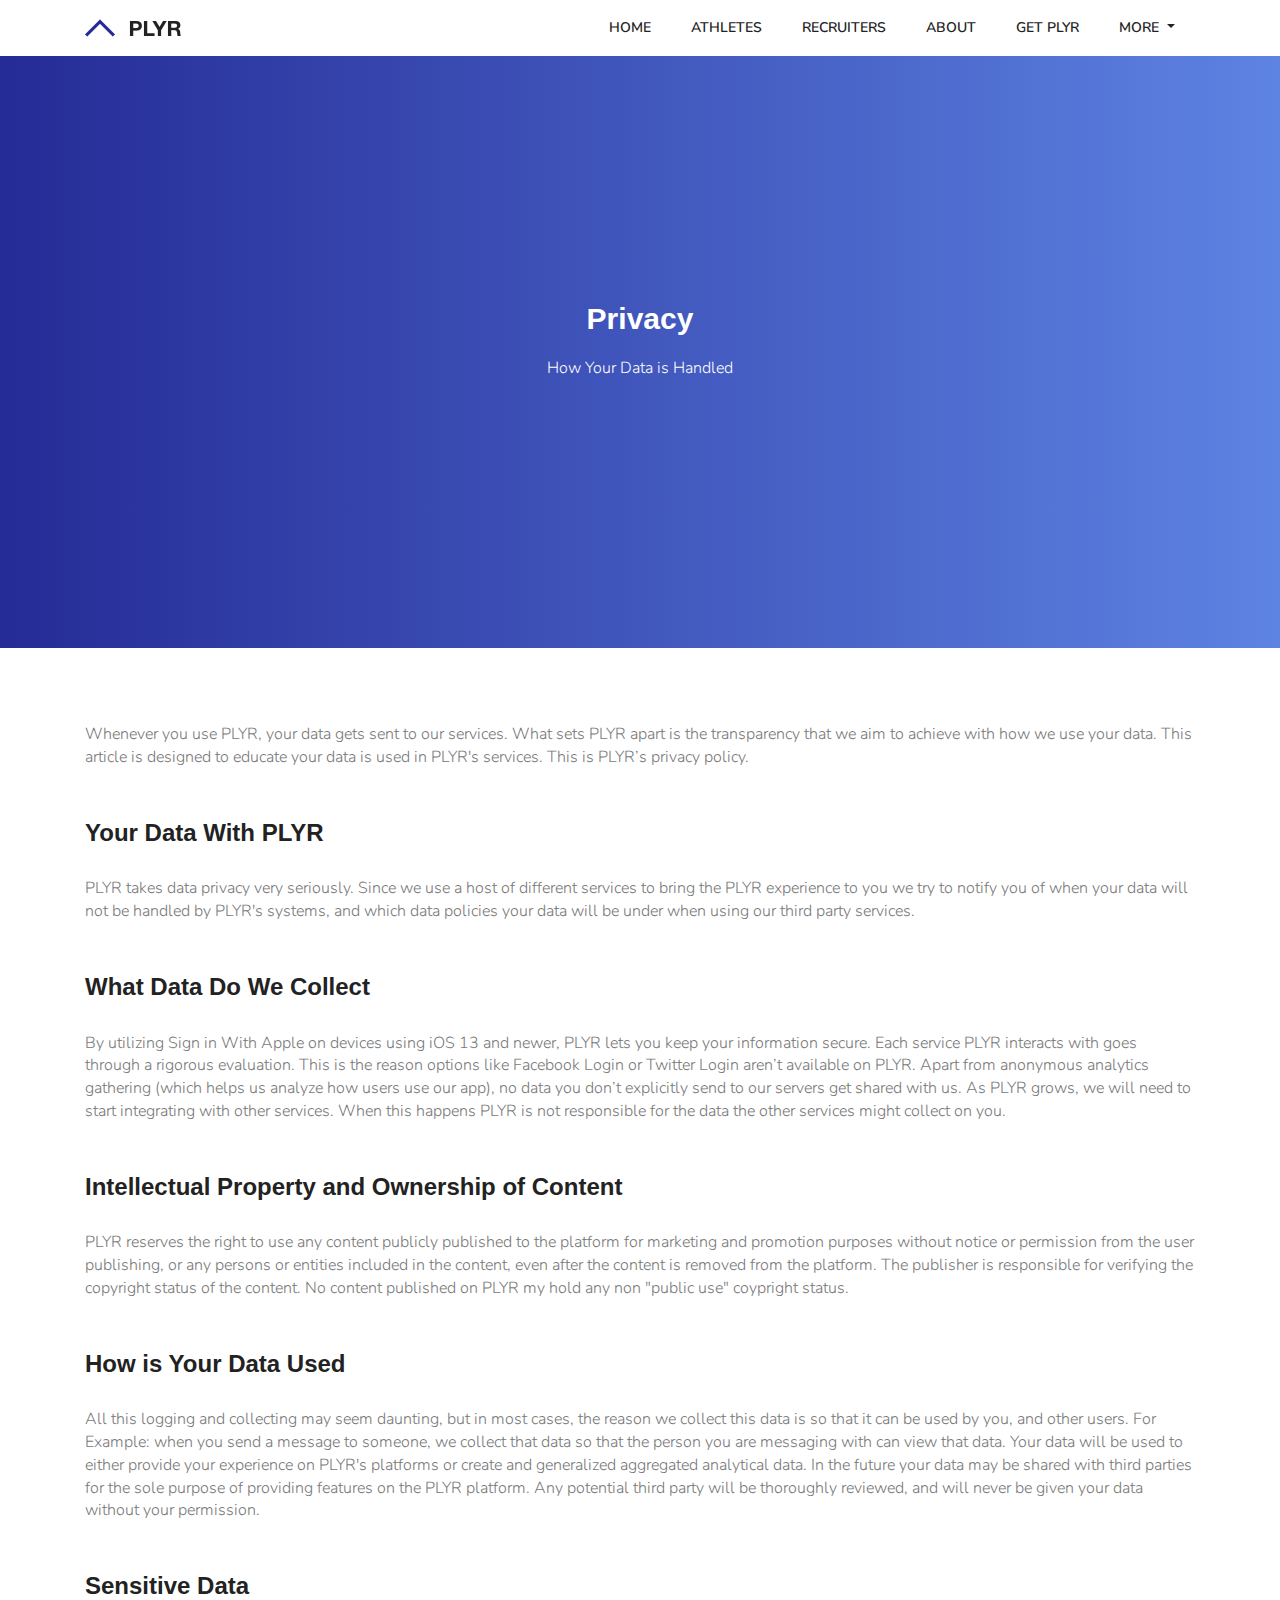
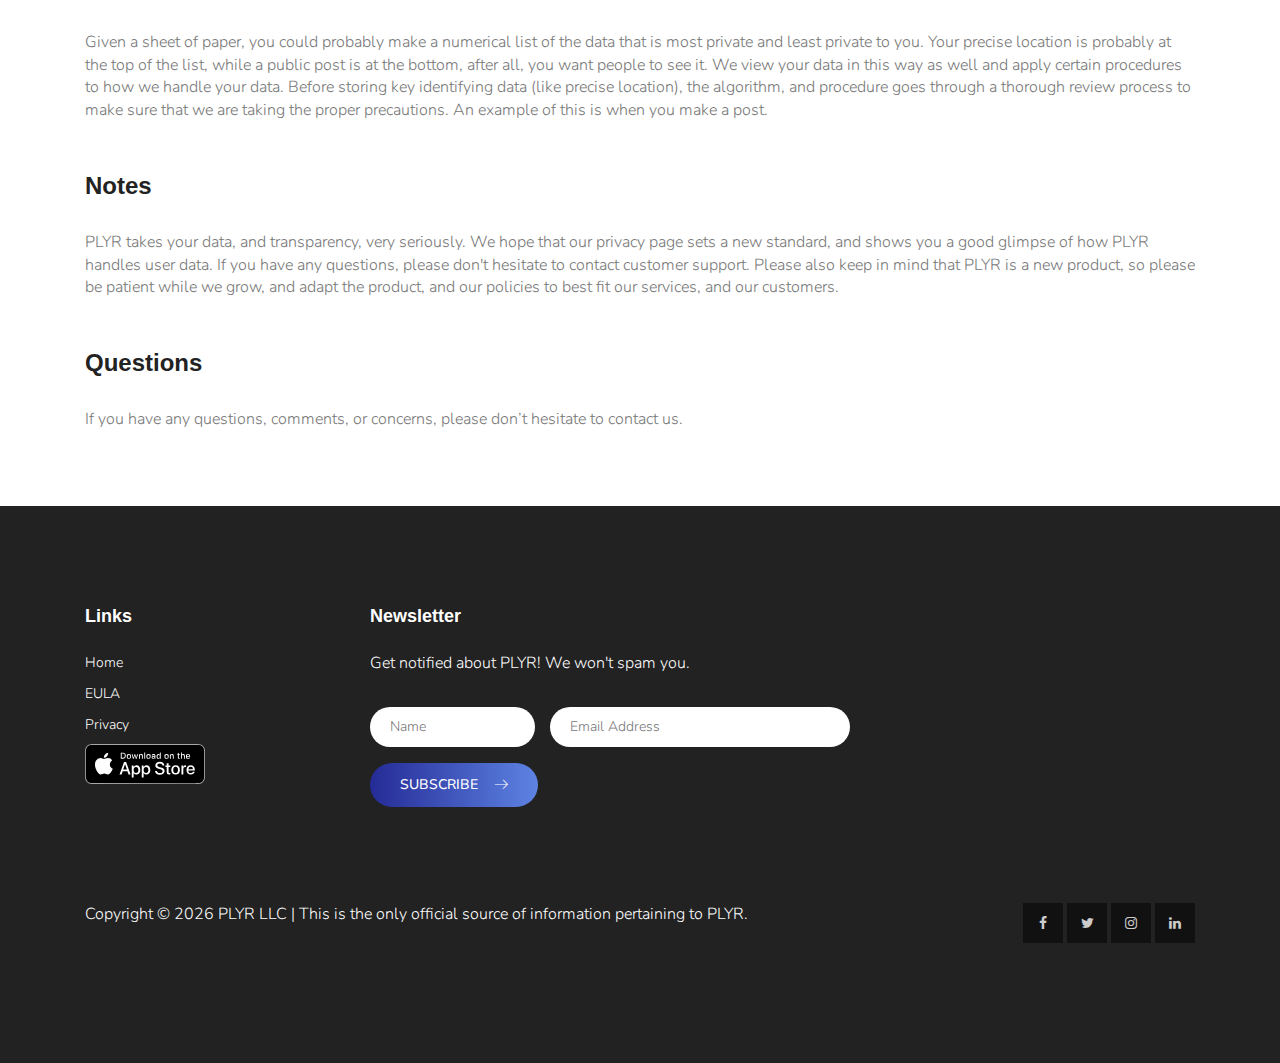
<file: privacy.html>
<!DOCTYPE html>
	<html lang="zxx" class="no-js">
	<head>
		<!-- Mobile Specific Meta -->
		<meta name="viewport" content="width=device-width, initial-scale=1, shrink-to-fit=no">
		<!-- Favicon-->
		<link rel="shortcut icon" href="img/fav.png">
		<!-- Author Meta -->
		<meta name="author" content="colorlib">
		<!-- Meta Description -->
		<meta name="description" content="">
		<!-- Meta Keyword -->
		<meta name="keywords" content="">
		<!-- meta character set -->
		<meta charset="UTF-8">
		<!-- Site Title -->
		<title>PLYR | Privacy</title>

        <link href="https://fonts.googleapis.com/css?family=Nunito&display=swap" rel="stylesheet">
        <!--
        CSS
        ============================================= -->
        <link rel="stylesheet" href="css/linearicons.css">
        <link rel="stylesheet" href="css/font-awesome.min.css">
        <link rel="stylesheet" href="css/bootstrap.css">
        <link rel="stylesheet" href="css/magnific-popup.css">				
        <link rel="stylesheet" href="css/owl.carousel.css">
        <link rel="stylesheet" href="css/hexagons.min.css">			
        <link rel="stylesheet" href="css/main.css">
        
        <!-- OG Stuff -->
        <meta property="og:title" content="PLYR | Sports Recruiting" />
        <meta property="og:image" content="https://www.plyr.app/img/ogimage.png" />
        <meta property="og:url" content="https://www.plyr.app" />
        <meta property="og:description" content="PLYR is a platform that allows high school athletes to be recruited to play collegiately." />

          <!-- Favicon -->
        <link rel="apple-touch-icon" sizes="180x180" href="./img/favicon/apple-touch-icon.png">
        <link rel="icon" type="image/png" sizes="32x32" href="./img/favicon/favicon-32x32.png">
        <link rel="icon" type="image/png" sizes="16x16" href="./img/favicon/favicon-16x16.png">
        <link rel="manifest" href="./img/favicon/site.webmanifest">
		</head>
		<body>

			<!-- Start banner Area -->
			<section class="generic-banner relative">
			<!-- Start Header Area -->
			<header class="default-header">
				<nav class="navbar navbar-expand-lg  navbar-light">
					<div class="container">
						  <a class="navbar-brand" href="index.html">
						  	<img src="img/logo.png" alt="">
						  </a>
						  <button class="navbar-toggler" type="button" data-toggle="collapse" data-target="#navbarSupportedContent" aria-controls="navbarSupportedContent" aria-expanded="false" aria-label="Toggle navigation">
						    <span class="lnr lnr-menu"></span>
						  </button>

						  <div class="collapse navbar-collapse justify-content-end align-items-center" id="navbarSupportedContent">
						    <ul class="navbar-nav">
								<li><a href="./index.html#top">Home</a></li>
								<li><a href="./index.html#athletes">Athletes</a></li>
                                <li><a href="./index.html#recruites">Recruiters</a></li>
                                <li><a href="./index.html#about">About</a></li>
                                <li><a href="./index.html#download">Get PLYR</a></li>
								<!-- Dropdown -->
							    <li class="dropdown">
							      <a class="dropdown-toggle" href="#" id="navbardrop" data-toggle="dropdown">
							        More
							      </a>
							      <div class="dropdown-menu">
							        <a class="dropdown-item" href="./privacy.html">Privacy</a>
                                      <a class="dropdown-item" href="./eula.html">EULA</a>
							         <a class="dropdown-item" href="mailto:support@plyr.app?subject=Website%20Inquiry">Contact</a>
							      </div>
							    </li>								
						    </ul>
						  </div>						
					</div>
				</nav>
			</header>
			<!-- End Header Area -->				
				<div class="container">
					<div class="row height align-items-center justify-content-center">
						<div class="col-lg-10">
							<div class="generic-banner-content">
								<h2 class="text-white text-center">Privacy</h2>
								<p class="text-white">How Your Data is Handled</p>
							</div>
						</div>
					</div>
				</div>
			</section>
			<!-- End banner Area -->	
            <section style="margin-top: 75px">
                <div class="container">
                    <p class="sample-text">
                        Whenever you use PLYR, your data gets sent to our services. What sets PLYR apart is the transparency that we aim to achieve with how we use your data. This article is designed to educate your data is used in PLYR's services. This is PLYR’s privacy policy.
                    </p>
                </div>
            </section>
            
            <section style="margin-top: 50px;">
                <div class="container">
                    <h3 class="text-heading">Your Data With PLYR</h3>
                    <p class="sample-text">
                        PLYR takes data privacy very seriously. Since we use a host of different services to bring the PLYR experience to you we try to notify you of when your data will not be handled by PLYR's systems, and which data policies your data will be under when using our third party services.
                    </p>
                </div>
            </section>
            
            <section style="margin-top: 50px;">
                <div class="container">
                    <h3 class="text-heading">What Data Do We Collect</h3>
                    <p class="sample-text">
                        By utilizing Sign in With Apple on devices using iOS 13 and newer, PLYR lets you keep your information secure. Each service PLYR interacts with goes through a rigorous evaluation. This is the reason options like Facebook Login or Twitter Login aren’t available on PLYR. Apart from anonymous analytics gathering (which helps us analyze how users use our app), no data you don’t explicitly send to our servers get shared with us. As PLYR grows, we will need to start integrating with other services. When this happens PLYR is not responsible for the data the other services might collect on you.
                    </p>
                </div>
            </section>

            <section style="margin-top: 50px;">
                <div class="container">
                    <h3 class="text-heading">Intellectual Property and Ownership of Content</h3>
                    <p class="sample-text">
                        PLYR reserves the right to use any content publicly published to the platform for marketing and promotion purposes without notice or permission from the user publishing, or any persons or entities included in the content, even after the content is removed from the platform. The publisher is responsible for verifying the copyright status of the content. No content published on PLYR my hold any non "public use" coypright status.
                    </p>
                </div>
            </section>
            
            <section style="margin-top: 50px;">
                <div class="container">
                    <h3 class="text-heading">How is Your Data Used</h3>
                    <p class="sample-text">
                        All this logging and collecting may seem daunting, but in most cases, the reason we collect this data is so that it can be used by you, and other users. For Example: when you send a message to someone, we collect that data so that the person you are messaging with can view that data. Your data will be used to either provide your experience on PLYR's platforms or create and generalized aggregated analytical data. In the future your data may be shared with third parties for the sole purpose of providing features on the PLYR platform. Any potential third party will be thoroughly reviewed, and will never be given your data without your permission.
                    </p>
                </div>
            </section>
            
            <section style="margin-top: 50px;">
                <div class="container">
                    <h3 class="text-heading">Sensitive Data</h3>
                    <p class="sample-text">
                        Given a sheet of paper, you could probably make a numerical list of the data that is most private and least private to you. Your precise location is probably at the top of the list, while a public post is at the bottom, after all, you want people to see it. We view your data in this way as well and apply certain procedures to how we handle your data. Before storing key identifying data (like precise location), the algorithm, and procedure goes through a thorough review process to make sure that we are taking the proper precautions. An example of this is when you make a post.
                    </p>
                </div>
            </section>
            
            <section style="margin-top: 50px;">
                <div class="container">
                    <h3 class="text-heading">Notes</h3>
                    <p class="sample-text">
                        PLYR takes your data, and transparency, very seriously. We hope that our privacy page sets a new standard, and shows you a good glimpse of how PLYR handles user data. If you have any questions, please don't hesitate to contact customer support. Please also keep in mind that PLYR is a new product, so please be patient while we grow, and adapt the product, and our policies to best fit our services, and our customers.
                    </p>
                </div>
            </section>
            
            <section style="margin-top: 50px; margin-bottom: 75px">
                <div class="container">
                    <h3 class="text-heading">Questions</h3>
                    <p class="sample-text">
                        If you have any questions, comments, or concerns, please don’t hesitate to contact us.
                    </p>
                </div>
            </section>
            
			<!-- start footer Area -->		
			<footer class="footer-area section-gap">
				<div class="container">
					<div class="row">
						<div class="col-lg-3  col-md-12">
							<div class="single-footer-widget">
								<h6>Links</h6>
								<ul class="footer-nav">
									<li><a href="./index.html">Home</a></li>
									<li><a href="./eula.html">EULA</a></li>
									<li style="cursor: default">Privacy</li>
                                    <li><a href="https://apps.apple.com/app/apple-store/id1470913475?mt=8"><img src="img/asd_badge_dark.svg"></a></li>
								</ul>
							</div>
						</div>
						<div class="col-lg-6  col-md-12">
							<div class="single-footer-widget newsletter">
								<h6>Newsletter</h6>
								<p>Get notified about PLYR! We won't spam you.</p>
								<div id="mc_embed_signup">
									<form target="_blank" novalidate="true" action="https://plyrapp.us5.list-manage.com/subscribe/post?u=6886aab48b7142e2aec010bdc&amp;id=eaf88fc66f" method="post" id="mc-embedded-subscribe-form" name="mc-embedded-subscribe-form" class="validate" method="get" class="form-inline">

										<div class="form-group row" style="width: 100%">
                                            <div class="col-lg-4 col-md-12" style="width: 0;">
                                                <input name="FNAME" placeholder="Name" onfocus="this.placeholder = ''" onblur="this.placeholder = 'Name '" required="" type="text" style="width: 165px; margin-top: 16px; margin-right: 20px">
												<div style="position: absolute; left: -5000px;">
													<input name="b_36c4fd991d266f23781ded980_aefe40901a" tabindex="-1" value="" type="text">
												</div>
											</div> 
                                            
										      <div class="col-lg-4 col-md-12 ">
                                                <input name="EMAIL" placeholder="Email Address" onfocus="this.placeholder = ''" onblur="this.placeholder = 'Email Address '" required="" type="email" style="width: 300px; margin-top: 16px;">											
                                            </div> 
                                            <div class="info"></div>
											<div class="col-lg-10 col-md-10">
                                                <button class="nw-btn primary-btn" style="margin-top: 16px;">Subscribe<span class="lnr lnr-arrow-right"></span></button>
											</div> 
										</div>
									</form>
								</div>			
							</div>
						</div>
					</div>
                    
					<div class="row footer-bottom d-flex justify-content-between">
                        
                        <p class="col-lg-8 col-sm-12 footer-text m-0 text-white">Copyright &copy; <script>document.write(new Date().getFullYear());</script> PLYR LLC | This is the only official source of information pertaining to PLYR.</p>
            
                        <div class="col-lg-4 col-sm-12 footer-social">
							<a href="https://www.facebook.com/plyrapp" target="_blank"><i class="fa fa-facebook"></i></a>
							<a href="https://www.twitter.com/getplyr" target="_blank"><i class="fa fa-twitter"></i></a>
							<a href="https://www.instagram.com/plyrapp" target="_blank"><i class="fa fa-instagram"></i></a>
							<a href="https://www.linkedin.com/company/plyr" target="_blank"><i class="fa fa-linkedin"></i></a>
						</div>
					</div>
				</div>
			</footer>
			<!-- End footer Area -->		

			<script src="js/vendor/jquery-2.2.4.min.js"></script>
			<script src="https://cdnjs.cloudflare.com/ajax/libs/popper.js/1.11.0/umd/popper.min.js" integrity="sha384-b/U6ypiBEHpOf/4+1nzFpr53nxSS+GLCkfwBdFNTxtclqqenISfwAzpKaMNFNmj4" crossorigin="anonymous"></script>
			<script src="js/vendor/bootstrap.min.js"></script>
			<script src="js/jquery.ajaxchimp.min.js"></script>
			<script src="js/jquery.magnific-popup.min.js"></script>				
			<script src="js/parallax.min.js"></script>			
			<script src="js/owl.carousel.min.js"></script>			
			<script src="js/jquery.sticky.js"></script>
			<script src="js/hexagons.min.js"></script>
			<script src="js/jquery.counterup.min.js"></script>
			<script src="js/waypoints.min.js"></script>				
			<script src="js/main.js"></script>	
		</body>
	</html>
</file>
<file: css/linearicons.css>
@font-face {
	font-family: 'Linearicons-Free';
	src:url('../fonts/Linearicons-Free.eot?w118d');
	src:url('../fonts/Linearicons-Free.eot?#iefixw118d') format('embedded-opentype'),
		url('../fonts/Linearicons-Free.woff2?w118d') format('woff2'),
		url('../fonts/Linearicons-Free.woff?w118d') format('woff'),
		url('../fonts/Linearicons-Free.ttf?w118d') format('truetype'),
		url('../fonts/Linearicons-Free.svg?w118d#Linearicons-Free') format('svg');
	font-weight: normal;
	font-style: normal;
}

.lnr {
	font-family: 'Linearicons-Free';
	speak: none;
	font-style: normal;
	font-weight: normal;
	font-variant: normal;
	text-transform: none;
	line-height: 1;

	/* Better Font Rendering =========== */
	-webkit-font-smoothing: antialiased;
	-moz-osx-font-smoothing: grayscale;
}

.lnr-home:before {
	content: "\e800";
}
.lnr-apartment:before {
	content: "\e801";
}
.lnr-pencil:before {
	content: "\e802";
}
.lnr-magic-wand:before {
	content: "\e803";
}
.lnr-drop:before {
	content: "\e804";
}
.lnr-lighter:before {
	content: "\e805";
}
.lnr-poop:before {
	content: "\e806";
}
.lnr-sun:before {
	content: "\e807";
}
.lnr-moon:before {
	content: "\e808";
}
.lnr-cloud:before {
	content: "\e809";
}
.lnr-cloud-upload:before {
	content: "\e80a";
}
.lnr-cloud-download:before {
	content: "\e80b";
}
.lnr-cloud-sync:before {
	content: "\e80c";
}
.lnr-cloud-check:before {
	content: "\e80d";
}
.lnr-database:before {
	content: "\e80e";
}
.lnr-lock:before {
	content: "\e80f";
}
.lnr-cog:before {
	content: "\e810";
}
.lnr-trash:before {
	content: "\e811";
}
.lnr-dice:before {
	content: "\e812";
}
.lnr-heart:before {
	content: "\e813";
}
.lnr-star:before {
	content: "\e814";
}
.lnr-star-half:before {
	content: "\e815";
}
.lnr-star-empty:before {
	content: "\e816";
}
.lnr-flag:before {
	content: "\e817";
}
.lnr-envelope:before {
	content: "\e818";
}
.lnr-paperclip:before {
	content: "\e819";
}
.lnr-inbox:before {
	content: "\e81a";
}
.lnr-eye:before {
	content: "\e81b";
}
.lnr-printer:before {
	content: "\e81c";
}
.lnr-file-empty:before {
	content: "\e81d";
}
.lnr-file-add:before {
	content: "\e81e";
}
.lnr-enter:before {
	content: "\e81f";
}
.lnr-exit:before {
	content: "\e820";
}
.lnr-graduation-hat:before {
	content: "\e821";
}
.lnr-license:before {
	content: "\e822";
}
.lnr-music-note:before {
	content: "\e823";
}
.lnr-film-play:before {
	content: "\e824";
}
.lnr-camera-video:before {
	content: "\e825";
}
.lnr-camera:before {
	content: "\e826";
}
.lnr-picture:before {
	content: "\e827";
}
.lnr-book:before {
	content: "\e828";
}
.lnr-bookmark:before {
	content: "\e829";
}
.lnr-user:before {
	content: "\e82a";
}
.lnr-users:before {
	content: "\e82b";
}
.lnr-shirt:before {
	content: "\e82c";
}
.lnr-store:before {
	content: "\e82d";
}
.lnr-cart:before {
	content: "\e82e";
}
.lnr-tag:before {
	content: "\e82f";
}
.lnr-phone-handset:before {
	content: "\e830";
}
.lnr-phone:before {
	content: "\e831";
}
.lnr-pushpin:before {
	content: "\e832";
}
.lnr-map-marker:before {
	content: "\e833";
}
.lnr-map:before {
	content: "\e834";
}
.lnr-location:before {
	content: "\e835";
}
.lnr-calendar-full:before {
	content: "\e836";
}
.lnr-keyboard:before {
	content: "\e837";
}
.lnr-spell-check:before {
	content: "\e838";
}
.lnr-screen:before {
	content: "\e839";
}
.lnr-smartphone:before {
	content: "\e83a";
}
.lnr-tablet:before {
	content: "\e83b";
}
.lnr-laptop:before {
	content: "\e83c";
}
.lnr-laptop-phone:before {
	content: "\e83d";
}
.lnr-power-switch:before {
	content: "\e83e";
}
.lnr-bubble:before {
	content: "\e83f";
}
.lnr-heart-pulse:before {
	content: "\e840";
}
.lnr-construction:before {
	content: "\e841";
}
.lnr-pie-chart:before {
	content: "\e842";
}
.lnr-chart-bars:before {
	content: "\e843";
}
.lnr-gift:before {
	content: "\e844";
}
.lnr-diamond:before {
	content: "\e845";
}
.lnr-linearicons:before {
	content: "\e846";
}
.lnr-dinner:before {
	content: "\e847";
}
.lnr-coffee-cup:before {
	content: "\e848";
}
.lnr-leaf:before {
	content: "\e849";
}
.lnr-paw:before {
	content: "\e84a";
}
.lnr-rocket:before {
	content: "\e84b";
}
.lnr-briefcase:before {
	content: "\e84c";
}
.lnr-bus:before {
	content: "\e84d";
}
.lnr-car:before {
	content: "\e84e";
}
.lnr-train:before {
	content: "\e84f";
}
.lnr-bicycle:before {
	content: "\e850";
}
.lnr-wheelchair:before {
	content: "\e851";
}
.lnr-select:before {
	content: "\e852";
}
.lnr-earth:before {
	content: "\e853";
}
.lnr-smile:before {
	content: "\e854";
}
.lnr-sad:before {
	content: "\e855";
}
.lnr-neutral:before {
	content: "\e856";
}
.lnr-mustache:before {
	content: "\e857";
}
.lnr-alarm:before {
	content: "\e858";
}
.lnr-bullhorn:before {
	content: "\e859";
}
.lnr-volume-high:before {
	content: "\e85a";
}
.lnr-volume-medium:before {
	content: "\e85b";
}
.lnr-volume-low:before {
	content: "\e85c";
}
.lnr-volume:before {
	content: "\e85d";
}
.lnr-mic:before {
	content: "\e85e";
}
.lnr-hourglass:before {
	content: "\e85f";
}
.lnr-undo:before {
	content: "\e860";
}
.lnr-redo:before {
	content: "\e861";
}
.lnr-sync:before {
	content: "\e862";
}
.lnr-history:before {
	content: "\e863";
}
.lnr-clock:before {
	content: "\e864";
}
.lnr-download:before {
	content: "\e865";
}
.lnr-upload:before {
	content: "\e866";
}
.lnr-enter-down:before {
	content: "\e867";
}
.lnr-exit-up:before {
	content: "\e868";
}
.lnr-bug:before {
	content: "\e869";
}
.lnr-code:before {
	content: "\e86a";
}
.lnr-link:before {
	content: "\e86b";
}
.lnr-unlink:before {
	content: "\e86c";
}
.lnr-thumbs-up:before {
	content: "\e86d";
}
.lnr-thumbs-down:before {
	content: "\e86e";
}
.lnr-magnifier:before {
	content: "\e86f";
}
.lnr-cross:before {
	content: "\e870";
}
.lnr-menu:before {
	content: "\e871";
}
.lnr-list:before {
	content: "\e872";
}
.lnr-chevron-up:before {
	content: "\e873";
}
.lnr-chevron-down:before {
	content: "\e874";
}
.lnr-chevron-left:before {
	content: "\e875";
}
.lnr-chevron-right:before {
	content: "\e876";
}
.lnr-arrow-up:before {
	content: "\e877";
}
.lnr-arrow-down:before {
	content: "\e878";
}
.lnr-arrow-left:before {
	content: "\e879";
}
.lnr-arrow-right:before {
	content: "\e87a";
}
.lnr-move:before {
	content: "\e87b";
}
.lnr-warning:before {
	content: "\e87c";
}
.lnr-question-circle:before {
	content: "\e87d";
}
.lnr-menu-circle:before {
	content: "\e87e";
}
.lnr-checkmark-circle:before {
	content: "\e87f";
}
.lnr-cross-circle:before {
	content: "\e880";
}
.lnr-plus-circle:before {
	content: "\e881";
}
.lnr-circle-minus:before {
	content: "\e882";
}
.lnr-arrow-up-circle:before {
	content: "\e883";
}
.lnr-arrow-down-circle:before {
	content: "\e884";
}
.lnr-arrow-left-circle:before {
	content: "\e885";
}
.lnr-arrow-right-circle:before {
	content: "\e886";
}
.lnr-chevron-up-circle:before {
	content: "\e887";
}
.lnr-chevron-down-circle:before {
	content: "\e888";
}
.lnr-chevron-left-circle:before {
	content: "\e889";
}
.lnr-chevron-right-circle:before {
	content: "\e88a";
}
.lnr-crop:before {
	content: "\e88b";
}
.lnr-frame-expand:before {
	content: "\e88c";
}
.lnr-frame-contract:before {
	content: "\e88d";
}
.lnr-layers:before {
	content: "\e88e";
}
.lnr-funnel:before {
	content: "\e88f";
}
.lnr-text-format:before {
	content: "\e890";
}
.lnr-text-format-remove:before {
	content: "\e891";
}
.lnr-text-size:before {
	content: "\e892";
}
.lnr-bold:before {
	content: "\e893";
}
.lnr-italic:before {
	content: "\e894";
}
.lnr-underline:before {
	content: "\e895";
}
.lnr-strikethrough:before {
	content: "\e896";
}
.lnr-highlight:before {
	content: "\e897";
}
.lnr-text-align-left:before {
	content: "\e898";
}
.lnr-text-align-center:before {
	content: "\e899";
}
.lnr-text-align-right:before {
	content: "\e89a";
}
.lnr-text-align-justify:before {
	content: "\e89b";
}
.lnr-line-spacing:before {
	content: "\e89c";
}
.lnr-indent-increase:before {
	content: "\e89d";
}
.lnr-indent-decrease:before {
	content: "\e89e";
}
.lnr-pilcrow:before {
	content: "\e89f";
}
.lnr-direction-ltr:before {
	content: "\e8a0";
}
.lnr-direction-rtl:before {
	content: "\e8a1";
}
.lnr-page-break:before {
	content: "\e8a2";
}
.lnr-sort-alpha-asc:before {
	content: "\e8a3";
}
.lnr-sort-amount-asc:before {
	content: "\e8a4";
}
.lnr-hand:before {
	content: "\e8a5";
}
.lnr-pointer-up:before {
	content: "\e8a6";
}
.lnr-pointer-right:before {
	content: "\e8a7";
}
.lnr-pointer-down:before {
	content: "\e8a8";
}
.lnr-pointer-left:before {
	content: "\e8a9";
}
</file>
<file: css/main.css>
/*--------------------------- Color variations ----------------------*/
/* Medium Layout: 1280px */
/* Tablet Layout: 768px */
/* Mobile Layout: 320px */
/* Wide Mobile Layout: 480px */
/* =================================== */
/*  Basic Style 
/* =================================== */
::-moz-selection {
  /* Code for Firefox */
  background-color: #252B96;
  color: #fff;
}

::selection {
  background-color: #252B96;
  color: #fff;
}

::-webkit-input-placeholder {
  /* WebKit, Blink, Edge */
  color: #777777;
  font-weight: 300;
}

:-moz-placeholder {
  /* Mozilla Firefox 4 to 18 */
  color: #777777;
  opacity: 1;
  font-weight: 300;
}

::-moz-placeholder {
  /* Mozilla Firefox 19+ */
  color: #777777;
  opacity: 1;
  font-weight: 300;
}

:-ms-input-placeholder {
  /* Internet Explorer 10-11 */
  color: #777777;
  font-weight: 300;
}

::-ms-input-placeholder {
  /* Microsoft Edge */
  color: #777777;
  font-weight: 300;
}

body {
  color: #777777;
  font-family: "Nunito", sans-serif;
  font-size: 14px;
  font-weight: 300;
  line-height: 1.625em;
  position: relative;
}

ol, ul {
  margin: 0;
  padding: 0;
  list-style: none;
}

select {
  display: block;
}

figure {
  margin: 0;
}

a {
  -webkit-transition: all 0.3s ease 0s;
  -moz-transition: all 0.3s ease 0s;
  -o-transition: all 0.3s ease 0s;
  transition: all 0.3s ease 0s;
}

p {
    font-size: 12pt;
}

iframe {
  border: 0;
}

a, a:focus, a:hover {
  text-decoration: none;
  outline: 0;
}

.btn.active.focus,
.btn.active:focus,
.btn.focus,
.btn.focus:active,
.btn:active:focus,
.btn:focus {
  text-decoration: none;
  outline: 0;
}

.card-panel {
  margin: 0;
  padding: 60px;
}

/**
 *  Typography
 *
 **/
.btn i, .btn-large i, .btn-floating i, .btn-large i, .btn-flat i {
  font-size: 1em;
  line-height: inherit;
}

.gray-bg {
  background: #f9f9ff;
}

h1, h2, h3,
h4, h5, h6 {
  font-family: "Helvetica-Neue", sans-serif;
  color: #222222;
  line-height: 1.2em !important;
  margin-bottom: 0;
  margin-top: 0;
  font-weight: 600;
}

.h1, .h2, .h3,
.h4, .h5, .h6 {
  margin-bottom: 0;
  margin-top: 0;
  font-family: "Helvetica-Neue", sans-serif;
  font-weight: 600;
  color: #222222;
}

h1, .h1 {
  font-size: 36px;
}

h2, .h2 {
  font-size: 30px;
}

h3, .h3 {
  font-size: 24px;
}

h4, .h4 {
  font-size: 18px;
}

h5, .h5 {
  font-size: 16px;
}

h6, .h6 {
  font-size: 14px;
  color: #222222;
}

td, th {
  border-radius: 0px;
}

/**
 * For modern browsers
 * 1. The space content is one way to avoid an Opera bug when the
 *    contenteditable attribute is included anywhere else in the document.
 *    Otherwise it causes space to appear at the top and bottom of elements
 *    that are clearfixed.
 * 2. The use of `table` rather than `block` is only necessary if using
 *    `:before` to contain the top-margins of child elements.
 */
.clear::before, .clear::after {
  content: " ";
  display: table;
}

.clear::after {
  clear: both;
}

.fz-11 {
  font-size: 11px;
}

.fz-12 {
  font-size: 12px;
}

.fz-13 {
  font-size: 13px;
}

.fz-14 {
  font-size: 14px;
}

.fz-15 {
  font-size: 15px;
}

.fz-16 {
  font-size: 16px;
}

.fz-18 {
  font-size: 18px;
}

.fz-30 {
  font-size: 30px;
}

.fz-48 {
  font-size: 48px !important;
}

.fw100 {
  font-weight: 100;
}

.fw300 {
  font-weight: 300;
}

.fw400 {
  font-weight: 400 !important;
}

.fw500 {
  font-weight: 500;
}

.f700 {
  font-weight: 700;
}

.fsi {
  font-style: italic;
}

.mt-10 {
  margin-top: 10px;
}

.mt-15 {
  margin-top: 15px;
}

.mt-20 {
  margin-top: 20px;
}

.mt-25 {
  margin-top: 25px;
}

.mt-30 {
  margin-top: 30px;
}

.mt-35 {
  margin-top: 35px;
}

.mt-40 {
  margin-top: 40px;
}

.mt-50 {
  margin-top: 50px;
}

.mt-60 {
  margin-top: 60px;
}

.mt-70 {
  margin-top: 70px;
}

.mt-80 {
  margin-top: 80px;
}

.mt-100 {
  margin-top: 100px;
}

.mt-120 {
  margin-top: 120px;
}

.mt-150 {
  margin-top: 150px;
}

.ml-0 {
  margin-left: 0 !important;
}

.ml-5 {
  margin-left: 5px !important;
}

.ml-10 {
  margin-left: 10px;
}

.ml-15 {
  margin-left: 15px;
}

.ml-20 {
  margin-left: 20px;
}

.ml-30 {
  margin-left: 30px;
}

.ml-50 {
  margin-left: 50px;
}

.mr-0 {
  margin-right: 0 !important;
}

.mr-5 {
  margin-right: 5px !important;
}

.mr-15 {
  margin-right: 15px;
}

.mr-10 {
  margin-right: 10px;
}

.mr-20 {
  margin-right: 20px;
}

.mr-30 {
  margin-right: 30px;
}

.mr-50 {
  margin-right: 50px;
}

.mb-0 {
  margin-bottom: 0px;
}

.mb-0-i {
  margin-bottom: 0px !important;
}

.mb-5 {
  margin-bottom: 5px;
}

.mb-10 {
  margin-bottom: 10px;
}

.mb-15 {
  margin-bottom: 15px;
}

.mb-20 {
  margin-bottom: 20px;
}

.mb-25 {
  margin-bottom: 25px;
}

.mb-30 {
  margin-bottom: 30px;
}

.mb-40 {
  margin-bottom: 40px;
}

.mb-50 {
  margin-bottom: 50px;
}

.mb-60 {
  margin-bottom: 60px;
}

.mb-70 {
  margin-bottom: 70px;
}

.mb-80 {
  margin-bottom: 80px;
}

.mb-90 {
  margin-bottom: 90px;
}

.mb-100 {
  margin-bottom: 100px;
}

.pt-0 {
  padding-top: 0px;
}

.pt-10 {
  padding-top: 10px;
}

.pt-15 {
  padding-top: 15px;
}

.pt-20 {
  padding-top: 20px;
}

.pt-25 {
  padding-top: 25px;
}

.pt-30 {
  padding-top: 30px;
}

.pt-40 {
  padding-top: 40px;
}

.pt-50 {
  padding-top: 50px;
}

.pt-60 {
  padding-top: 60px;
}

.pt-70 {
  padding-top: 70px;
}

.pt-80 {
  padding-top: 80px;
}

.pt-90 {
  padding-top: 90px;
}

.pt-100 {
  padding-top: 100px;
}

.pt-120 {
  padding-top: 120px;
}

.pt-150 {
  padding-top: 150px;
}

.pb-0 {
  padding-bottom: 0px;
}

.pb-10 {
  padding-bottom: 10px;
}

.pb-15 {
  padding-bottom: 15px;
}

.pb-20 {
  padding-bottom: 20px;
}

.pb-25 {
  padding-bottom: 25px;
}

.pb-30 {
  padding-bottom: 30px;
}

.pb-40 {
  padding-bottom: 40px;
}

.pb-50 {
  padding-bottom: 50px;
}

.pb-60 {
  padding-bottom: 60px;
}

.pb-70 {
  padding-bottom: 70px;
}

.pb-80 {
  padding-bottom: 80px;
}

.pb-90 {
  padding-bottom: 90px;
}

.pb-100 {
  padding-bottom: 100px;
}

.pb-120 {
  padding-bottom: 120px;
}

.pb-150 {
  padding-bottom: 150px;
}

.pr-30 {
  padding-right: 30px;
}

.pl-30 {
  padding-left: 30px;
}

.pl-90 {
  padding-left: 90px;
}

.p-40 {
  padding: 40px;
}

.float-left {
  float: left;
}

.float-right {
  float: right;
}

.text-italic {
  font-style: italic;
}

.text-white {
  color: #fff;
}

.transition {
  -webkit-transition: all 0.3s ease 0s;
  -moz-transition: all 0.3s ease 0s;
  -o-transition: all 0.3s ease 0s;
  transition: all 0.3s ease 0s;
}

.section-full {
  padding: 100px 0;
}

.section-half {
  padding: 75px 0;
}

.text-center {
  text-align: center;
}

.text-left {
  text-align: left;
}

.text-rigth {
  text-align: right;
}

.flex {
  display: -webkit-box;
  display: -webkit-flex;
  display: -moz-flex;
  display: -ms-flexbox;
  display: flex;
}

.inline-flex {
  display: -webkit-inline-box;
  display: -webkit-inline-flex;
  display: -moz-inline-flex;
  display: -ms-inline-flexbox;
  display: inline-flex;
}

.flex-grow {
  -webkit-box-flex: 1;
  -webkit-flex-grow: 1;
  -moz-flex-grow: 1;
  -ms-flex-positive: 1;
  flex-grow: 1;
}

.flex-wrap {
  -webkit-flex-wrap: wrap;
  -moz-flex-wrap: wrap;
  -ms-flex-wrap: wrap;
  flex-wrap: wrap;
}

.flex-left {
  -webkit-box-pack: start;
  -ms-flex-pack: start;
  -webkit-justify-content: flex-start;
  -moz-justify-content: flex-start;
  justify-content: flex-start;
}

.flex-middle {
  -webkit-box-align: center;
  -ms-flex-align: center;
  -webkit-align-items: center;
  -moz-align-items: center;
  align-items: center;
}

.flex-right {
  -webkit-box-pack: end;
  -ms-flex-pack: end;
  -webkit-justify-content: flex-end;
  -moz-justify-content: flex-end;
  justify-content: flex-end;
}

.flex-top {
  -webkit-align-self: flex-start;
  -moz-align-self: flex-start;
  -ms-flex-item-align: start;
  align-self: flex-start;
}

.flex-center {
  -webkit-box-pack: center;
  -ms-flex-pack: center;
  -webkit-justify-content: center;
  -moz-justify-content: center;
  justify-content: center;
}

.flex-bottom {
  -webkit-align-self: flex-end;
  -moz-align-self: flex-end;
  -ms-flex-item-align: end;
  align-self: flex-end;
}

.space-between {
  -webkit-box-pack: justify;
  -ms-flex-pack: justify;
  -webkit-justify-content: space-between;
  -moz-justify-content: space-between;
  justify-content: space-between;
}

.space-around {
  -ms-flex-pack: distribute;
  -webkit-justify-content: space-around;
  -moz-justify-content: space-around;
  justify-content: space-around;
}

.flex-column {
  -webkit-box-direction: normal;
  -webkit-box-orient: vertical;
  -webkit-flex-direction: column;
  -moz-flex-direction: column;
  -ms-flex-direction: column;
  flex-direction: column;
}

.flex-cell {
  display: -webkit-box;
  display: -webkit-flex;
  display: -moz-flex;
  display: -ms-flexbox;
  display: flex;
  -webkit-box-flex: 1;
  -webkit-flex-grow: 1;
  -moz-flex-grow: 1;
  -ms-flex-positive: 1;
  flex-grow: 1;
}

.display-table {
  display: table;
}

.light {
  color: #fff;
}

.dark {
  color: #222;
}

.relative {
  position: relative;
}

.overflow-hidden {
  overflow: hidden;
}

.overlay {
  position: absolute;
  left: 0;
  right: 0;
  top: 0;
  bottom: 0;
}

.container.fullwidth {
  width: 100%;
}

.container.no-padding {
  padding-left: 0;
  padding-right: 0;
}

.no-padding {
  padding: 0;
}

.section-bg {
  background: #f9fafc;
}

@media (max-width: 767px) {
  .no-flex-xs {
    display: block !important;
  }
}

.row.no-margin {
  margin-left: 0;
  margin-right: 0;
}

.sample-text-area {
  background: #fff;
  padding: 100px 0 70px 0;
}

.text-heading {
  margin-bottom: 30px;
  font-size: 24px;
}

b, i, sup, sub, u, del {
  color: #252B96;
}

h1 {
  font-size: 36px;
}

h2 {
  font-size: 30px;
}

h3 {
  font-size: 24px;
}

h4 {
  font-size: 18px;
}

h5 {
  font-size: 16px;
}

h6 {
  font-size: 14px;
}

h1, h2, h3, h4, h5, h6 {
  line-height: 1.5em;
}

.typography h1, .typography h2, .typography h3, .typography h4, .typography h5, .typography h6 {
  color: #777777;
}

.button-area {
  background: #fff;
}

.button-area .border-top-generic {
  padding: 70px 15px;
  border-top: 1px dotted #eee;
}

.button-group-area .genric-btn {
  margin-right: 10px;
  margin-top: 10px;
}

.button-group-area .genric-btn:last-child {
  margin-right: 0;
}

.genric-btn {
  display: inline-block;
  outline: none;
  line-height: 40px;
  padding: 0 30px;
  font-size: .8em;
  text-align: center;
  text-decoration: none;
  font-weight: 500;
  cursor: pointer;
  -webkit-transition: all 0.3s ease 0s;
  -moz-transition: all 0.3s ease 0s;
  -o-transition: all 0.3s ease 0s;
  transition: all 0.3s ease 0s;
}

.genric-btn:focus {
  outline: none;
}

.genric-btn.e-large {
  padding: 0 40px;
  line-height: 50px;
}

.genric-btn.large {
  line-height: 45px;
}

.genric-btn.medium {
  line-height: 30px;
}

.genric-btn.small {
  line-height: 25px;
}

.genric-btn.radius {
  border-radius: 3px;
}

.genric-btn.circle {
  border-radius: 20px;
}

.genric-btn.arrow {
  display: -webkit-inline-box;
  display: -ms-inline-flexbox;
  display: inline-flex;
  -webkit-box-align: center;
  -ms-flex-align: center;
  align-items: center;
}

.genric-btn.arrow span {
  margin-left: 10px;
}

.genric-btn.default {
  color: #222222;
  background: #f9f9ff;
  border: 1px solid transparent;
}

.genric-btn.default:hover {
  border: 1px solid #f9f9ff;
  background: #fff;
}

.genric-btn.default-border {
  border: 1px solid #f9f9ff;
  background: #fff;
}

.genric-btn.default-border:hover {
  color: #222222;
  background: #f9f9ff;
  border: 1px solid transparent;
}

.genric-btn.primary {
  color: #fff;
  background: #252B96;
  border: 1px solid transparent;
}

.genric-btn.primary:hover {
  color: #252B96;
  border: 1px solid #252B96;
  background: #fff;
}

.genric-btn.primary-border {
  color: #252B96;
  border: 1px solid #252B96;
  background: #fff;
}

.genric-btn.primary-border:hover {
  color: #fff;
  background: #252B96;
  border: 1px solid transparent;
}

.genric-btn.success {
  color: #fff;
  background: #4cd3e3;
  border: 1px solid transparent;
}

.genric-btn.success:hover {
  color: #4cd3e3;
  border: 1px solid #4cd3e3;
  background: #fff;
}

.genric-btn.success-border {
  color: #4cd3e3;
  border: 1px solid #4cd3e3;
  background: #fff;
}

.genric-btn.success-border:hover {
  color: #fff;
  background: #4cd3e3;
  border: 1px solid transparent;
}

.genric-btn.info {
  color: #fff;
  background: #38a4ff;
  border: 1px solid transparent;
}

.genric-btn.info:hover {
  color: #38a4ff;
  border: 1px solid #38a4ff;
  background: #fff;
}

.genric-btn.info-border {
  color: #38a4ff;
  border: 1px solid #38a4ff;
  background: #fff;
}

.genric-btn.info-border:hover {
  color: #fff;
  background: #38a4ff;
  border: 1px solid transparent;
}

.genric-btn.warning {
  color: #fff;
  background: #f4e700;
  border: 1px solid transparent;
}

.genric-btn.warning:hover {
  color: #f4e700;
  border: 1px solid #f4e700;
  background: #fff;
}

.genric-btn.warning-border {
  color: #f4e700;
  border: 1px solid #f4e700;
  background: #fff;
}

.genric-btn.warning-border:hover {
  color: #fff;
  background: #f4e700;
  border: 1px solid transparent;
}

.genric-btn.danger {
  color: #fff;
  background: #f44a40;
  border: 1px solid transparent;
}

.genric-btn.danger:hover {
  color: #f44a40;
  border: 1px solid #f44a40;
  background: #fff;
}

.genric-btn.danger-border {
  color: #f44a40;
  border: 1px solid #f44a40;
  background: #fff;
}

.genric-btn.danger-border:hover {
  color: #fff;
  background: #f44a40;
  border: 1px solid transparent;
}

.genric-btn.link {
  color: #222222;
  background: #f9f9ff;
  text-decoration: underline;
  border: 1px solid transparent;
}

.genric-btn.link:hover {
  color: #222222;
  border: 1px solid #f9f9ff;
  background: #fff;
}

.genric-btn.link-border {
  color: #222222;
  border: 1px solid #f9f9ff;
  background: #fff;
  text-decoration: underline;
}

.genric-btn.link-border:hover {
  color: #222222;
  background: #f9f9ff;
  border: 1px solid transparent;
}

.genric-btn.disable {
  color: #222222, 0.3;
  background: #f9f9ff;
  border: 1px solid transparent;
  cursor: not-allowed;
}

.generic-blockquote {
  padding: 30px 50px 30px 30px;
  background: #f9f9ff;
  border-left: 2px solid #252B96;
}

.progress-table-wrap {
  overflow-x: scroll;
}

.progress-table {
  background: #f9f9ff;
  padding: 15px 0px 30px 0px;
  min-width: 800px;
}

.progress-table .serial {
  width: 11.83%;
  padding-left: 30px;
}

.progress-table .country {
  width: 28.07%;
}

.progress-table .visit {
  width: 19.74%;
}

.progress-table .percentage {
  width: 40.36%;
  padding-right: 50px;
}

.progress-table .table-head {
  display: flex;
}

.progress-table .table-head .serial, .progress-table .table-head .country, .progress-table .table-head .visit, .progress-table .table-head .percentage {
  color: #222222;
  line-height: 40px;
  text-transform: uppercase;
  font-weight: 500;
}

.progress-table .table-row {
  padding: 15px 0;
  border-top: 1px solid #edf3fd;
  display: flex;
}

.progress-table .table-row .serial, .progress-table .table-row .country, .progress-table .table-row .visit, .progress-table .table-row .percentage {
  display: flex;
  align-items: center;
}

.progress-table .table-row .country img {
  margin-right: 15px;
}

.progress-table .table-row .percentage .progress {
  width: 80%;
  border-radius: 0px;
  background: transparent;
}

.progress-table .table-row .percentage .progress .progress-bar {
  height: 5px;
  line-height: 5px;
}

.progress-table .table-row .percentage .progress .progress-bar.color-1 {
  background-color: #6382e6;
}

.progress-table .table-row .percentage .progress .progress-bar.color-2 {
  background-color: #e66686;
}

.progress-table .table-row .percentage .progress .progress-bar.color-3 {
  background-color: #f09359;
}

.progress-table .table-row .percentage .progress .progress-bar.color-4 {
  background-color: #73fbaf;
}

.progress-table .table-row .percentage .progress .progress-bar.color-5 {
  background-color: #73fbaf;
}

.progress-table .table-row .percentage .progress .progress-bar.color-6 {
  background-color: #6382e6;
}

.progress-table .table-row .percentage .progress .progress-bar.color-7 {
  background-color: #a367e7;
}

.progress-table .table-row .percentage .progress .progress-bar.color-8 {
  background-color: #e66686;
}

.single-gallery-image {
  margin-top: 30px;
  background-repeat: no-repeat !important;
  background-position: center center !important;
  background-size: cover !important;
  height: 200px;
}

.list-style {
  width: 14px;
  height: 14px;
}

.unordered-list li {
  position: relative;
  padding-left: 30px;
  line-height: 1.82em !important;
}

.unordered-list li:before {
  content: "";
  position: absolute;
  width: 14px;
  height: 14px;
  border: 3px solid #252B96;
  background: #fff;
  top: 4px;
  left: 0;
  border-radius: 50%;
}

.ordered-list {
  margin-left: 30px;
}

.ordered-list li {
  list-style-type: decimal-leading-zero;
  color: #252B96;
  font-weight: 500;
  line-height: 1.82em !important;
}

.ordered-list li span {
  font-weight: 300;
  color: #777777;
}

.ordered-list-alpha li {
  margin-left: 30px;
  list-style-type: lower-alpha;
  color: #252B96;
  font-weight: 500;
  line-height: 1.82em !important;
}

.ordered-list-alpha li span {
  font-weight: 300;
  color: #777777;
}

.ordered-list-roman li {
  margin-left: 30px;
  list-style-type: lower-roman;
  color: #252B96;
  font-weight: 500;
  line-height: 1.82em !important;
}

.ordered-list-roman li span {
  font-weight: 300;
  color: #777777;
}

.single-input {
  display: block;
  width: 100%;
  line-height: 40px;
  border: none;
  outline: none;
  background: #f9f9ff;
  padding: 0 20px;
}

.single-input:focus {
  outline: none;
}

.input-group-icon {
  position: relative;
}

.input-group-icon .icon {
  position: absolute;
  left: 20px;
  top: 0;
  line-height: 40px;
  z-index: 3;
}

.input-group-icon .icon i {
  color: #797979;
}

.input-group-icon .single-input {
  padding-left: 45px;
}

.single-textarea {
  display: block;
  width: 100%;
  line-height: 40px;
  border: none;
  outline: none;
  background: #f9f9ff;
  padding: 0 20px;
  height: 100px;
  resize: none;
}

.single-textarea:focus {
  outline: none;
}

.single-input-primary {
  display: block;
  width: 100%;
  line-height: 40px;
  border: 1px solid transparent;
  outline: none;
  background: #f9f9ff;
  padding: 0 20px;
}

.single-input-primary:focus {
  outline: none;
  border: 1px solid #252B96;
}

.single-input-accent {
  display: block;
  width: 100%;
  line-height: 40px;
  border: 1px solid transparent;
  outline: none;
  background: #f9f9ff;
  padding: 0 20px;
}

.single-input-accent:focus {
  outline: none;
  border: 1px solid #eb6b55;
}

.single-input-secondary {
  display: block;
  width: 100%;
  line-height: 40px;
  border: 1px solid transparent;
  outline: none;
  background: #f9f9ff;
  padding: 0 20px;
}

.single-input-secondary:focus {
  outline: none;
  border: 1px solid #f09359;
}

.default-switch {
  width: 35px;
  height: 17px;
  border-radius: 8.5px;
  background: #f9f9ff;
  position: relative;
  cursor: pointer;
}

.default-switch input {
  position: absolute;
  left: 0;
  top: 0;
  right: 0;
  bottom: 0;
  width: 100%;
  height: 100%;
  opacity: 0;
  cursor: pointer;
}

.default-switch input + label {
  position: absolute;
  top: 1px;
  left: 1px;
  width: 15px;
  height: 15px;
  border-radius: 50%;
  background: #252B96;
  -webkit-transition: all 0.2s;
  -moz-transition: all 0.2s;
  -o-transition: all 0.2s;
  transition: all 0.2s;
  box-shadow: 0px 4px 5px 0px rgba(0, 0, 0, 0.2);
  cursor: pointer;
}

.default-switch input:checked + label {
  left: 19px;
}

.primary-switch {
  width: 35px;
  height: 17px;
  border-radius: 8.5px;
  background: #f9f9ff;
  position: relative;
  cursor: pointer;
}

.primary-switch input {
  position: absolute;
  left: 0;
  top: 0;
  right: 0;
  bottom: 0;
  width: 100%;
  height: 100%;
  opacity: 0;
}

.primary-switch input + label {
  position: absolute;
  left: 0;
  top: 0;
  right: 0;
  bottom: 0;
  width: 100%;
  height: 100%;
}

.primary-switch input + label:before {
  content: "";
  position: absolute;
  left: 0;
  top: 0;
  right: 0;
  bottom: 0;
  width: 100%;
  height: 100%;
  background: transparent;
  border-radius: 8.5px;
  cursor: pointer;
  -webkit-transition: all 0.2s;
  -moz-transition: all 0.2s;
  -o-transition: all 0.2s;
  transition: all 0.2s;
}

.primary-switch input + label:after {
  content: "";
  position: absolute;
  top: 1px;
  left: 1px;
  width: 15px;
  height: 15px;
  border-radius: 50%;
  background: #fff;
  -webkit-transition: all 0.2s;
  -moz-transition: all 0.2s;
  -o-transition: all 0.2s;
  transition: all 0.2s;
  box-shadow: 0px 4px 5px 0px rgba(0, 0, 0, 0.2);
  cursor: pointer;
}

.primary-switch input:checked + label:after {
  left: 19px;
}

.primary-switch input:checked + label:before {
  background: #252B96;
}

.confirm-switch {
  width: 35px;
  height: 17px;
  border-radius: 8.5px;
  background: #f9f9ff;
  position: relative;
  cursor: pointer;
}

.confirm-switch input {
  position: absolute;
  left: 0;
  top: 0;
  right: 0;
  bottom: 0;
  width: 100%;
  height: 100%;
  opacity: 0;
}

.confirm-switch input + label {
  position: absolute;
  left: 0;
  top: 0;
  right: 0;
  bottom: 0;
  width: 100%;
  height: 100%;
}

.confirm-switch input + label:before {
  content: "";
  position: absolute;
  left: 0;
  top: 0;
  right: 0;
  bottom: 0;
  width: 100%;
  height: 100%;
  background: transparent;
  border-radius: 8.5px;
  -webkit-transition: all 0.2s;
  -moz-transition: all 0.2s;
  -o-transition: all 0.2s;
  transition: all 0.2s;
  cursor: pointer;
}

.confirm-switch input + label:after {
  content: "";
  position: absolute;
  top: 1px;
  left: 1px;
  width: 15px;
  height: 15px;
  border-radius: 50%;
  background: #fff;
  -webkit-transition: all 0.2s;
  -moz-transition: all 0.2s;
  -o-transition: all 0.2s;
  transition: all 0.2s;
  box-shadow: 0px 4px 5px 0px rgba(0, 0, 0, 0.2);
  cursor: pointer;
}

.confirm-switch input:checked + label:after {
  left: 19px;
}

.confirm-switch input:checked + label:before {
  background: #4cd3e3;
}

.primary-checkbox {
  width: 16px;
  height: 16px;
  border-radius: 3px;
  background: #f9f9ff;
  position: relative;
  cursor: pointer;
}

.primary-checkbox input {
  position: absolute;
  left: 0;
  top: 0;
  right: 0;
  bottom: 0;
  width: 100%;
  height: 100%;
  opacity: 0;
}

.primary-checkbox input + label {
  position: absolute;
  left: 0;
  top: 0;
  right: 0;
  bottom: 0;
  width: 100%;
  height: 100%;
  border-radius: 3px;
  cursor: pointer;
  border: 1px solid #f1f1f1;
}

.primary-checkbox input:checked + label {
  background: url(../img/elements/primary-check.png) no-repeat center center/cover;
  border: none;
}

.confirm-checkbox {
  width: 16px;
  height: 16px;
  border-radius: 3px;
  background: #f9f9ff;
  position: relative;
  cursor: pointer;
}

.confirm-checkbox input {
  position: absolute;
  left: 0;
  top: 0;
  right: 0;
  bottom: 0;
  width: 100%;
  height: 100%;
  opacity: 0;
}

.confirm-checkbox input + label {
  position: absolute;
  left: 0;
  top: 0;
  right: 0;
  bottom: 0;
  width: 100%;
  height: 100%;
  border-radius: 3px;
  cursor: pointer;
  border: 1px solid #f1f1f1;
}

.confirm-checkbox input:checked + label {
  background: url(../img/elements/success-check.png) no-repeat center center/cover;
  border: none;
}

.disabled-checkbox {
  width: 16px;
  height: 16px;
  border-radius: 3px;
  background: #f9f9ff;
  position: relative;
  cursor: pointer;
}

.disabled-checkbox input {
  position: absolute;
  left: 0;
  top: 0;
  right: 0;
  bottom: 0;
  width: 100%;
  height: 100%;
  opacity: 0;
}

.disabled-checkbox input + label {
  position: absolute;
  left: 0;
  top: 0;
  right: 0;
  bottom: 0;
  width: 100%;
  height: 100%;
  border-radius: 3px;
  cursor: pointer;
  border: 1px solid #f1f1f1;
}

.disabled-checkbox input:disabled {
  cursor: not-allowed;
  z-index: 3;
}

.disabled-checkbox input:checked + label {
  background: url(../img/elements/disabled-check.png) no-repeat center center/cover;
  border: none;
}

.primary-radio {
  width: 16px;
  height: 16px;
  border-radius: 8px;
  background: #f9f9ff;
  position: relative;
  cursor: pointer;
}

.primary-radio input {
  position: absolute;
  left: 0;
  top: 0;
  right: 0;
  bottom: 0;
  width: 100%;
  height: 100%;
  opacity: 0;
}

.primary-radio input + label {
  position: absolute;
  left: 0;
  top: 0;
  right: 0;
  bottom: 0;
  width: 100%;
  height: 100%;
  border-radius: 8px;
  cursor: pointer;
  border: 1px solid #f1f1f1;
}

.primary-radio input:checked + label {
  background: url(../img/elements/primary-radio.png) no-repeat center center/cover;
  border: none;
}

.confirm-radio {
  width: 16px;
  height: 16px;
  border-radius: 8px;
  background: #f9f9ff;
  position: relative;
  cursor: pointer;
}

.confirm-radio input {
  position: absolute;
  left: 0;
  top: 0;
  right: 0;
  bottom: 0;
  width: 100%;
  height: 100%;
  opacity: 0;
}

.confirm-radio input + label {
  position: absolute;
  left: 0;
  top: 0;
  right: 0;
  bottom: 0;
  width: 100%;
  height: 100%;
  border-radius: 8px;
  cursor: pointer;
  border: 1px solid #f1f1f1;
}

.confirm-radio input:checked + label {
  background: url(../img/elements/success-radio.png) no-repeat center center/cover;
  border: none;
}

.disabled-radio {
  width: 16px;
  height: 16px;
  border-radius: 8px;
  background: #f9f9ff;
  position: relative;
  cursor: pointer;
}

.disabled-radio input {
  position: absolute;
  left: 0;
  top: 0;
  right: 0;
  bottom: 0;
  width: 100%;
  height: 100%;
  opacity: 0;
}

.disabled-radio input + label {
  position: absolute;
  left: 0;
  top: 0;
  right: 0;
  bottom: 0;
  width: 100%;
  height: 100%;
  border-radius: 8px;
  cursor: pointer;
  border: 1px solid #f1f1f1;
}

.disabled-radio input:disabled {
  cursor: not-allowed;
  z-index: 3;
}

.disabled-radio input:checked + label {
  background: url(../img/elements/disabled-radio.png) no-repeat center center/cover;
  border: none;
}

.default-select {
  height: 40px;
}

.default-select .nice-select {
  border: none;
  border-radius: 0px;
  height: 40px;
  background: #f9f9ff;
  padding-left: 20px;
  padding-right: 40px;
}

.default-select .nice-select .list {
  margin-top: 0;
  border: none;
  border-radius: 0px;
  box-shadow: none;
  width: 100%;
  padding: 10px 0 10px 0px;
}

.default-select .nice-select .list .option {
  font-weight: 300;
  -webkit-transition: all 0.3s ease 0s;
  -moz-transition: all 0.3s ease 0s;
  -o-transition: all 0.3s ease 0s;
  transition: all 0.3s ease 0s;
  line-height: 28px;
  min-height: 28px;
  font-size: 12px;
  padding-left: 20px;
}

.default-select .nice-select .list .option.selected {
  color: #252B96;
  background: transparent;
}

.default-select .nice-select .list .option:hover {
  color: #252B96;
  background: transparent;
}

.default-select .current {
  margin-right: 50px;
  font-weight: 300;
}

.default-select .nice-select::after {
  right: 20px;
}

.form-select {
  height: 40px;
  width: 100%;
}

.form-select .nice-select {
  border: none;
  border-radius: 0px;
  height: 40px;
  background: #f9f9ff;
  padding-left: 45px;
  padding-right: 40px;
  width: 100%;
}

.form-select .nice-select .list {
  margin-top: 0;
  border: none;
  border-radius: 0px;
  box-shadow: none;
  width: 100%;
  padding: 10px 0 10px 0px;
}

.form-select .nice-select .list .option {
  font-weight: 300;
  -webkit-transition: all 0.3s ease 0s;
  -moz-transition: all 0.3s ease 0s;
  -o-transition: all 0.3s ease 0s;
  transition: all 0.3s ease 0s;
  line-height: 28px;
  min-height: 28px;
  font-size: 12px;
  padding-left: 45px;
}

.form-select .nice-select .list .option.selected {
  color: #252B96;
  background: transparent;
}

.form-select .nice-select .list .option:hover {
  color: #252B96;
  background: transparent;
}

.form-select .current {
  margin-right: 50px;
  font-weight: 300;
}

.form-select .nice-select::after {
  right: 20px;
}

@media (max-width: 992px) {
  .navbar-nav {
    height: auto;
    max-height: 400px;
    overflow-x: hidden;
  }
}

.default-header {
  position: absolute;
  top: 0;
  left: 0;
  width: 100%;
  z-index: 9;
}

.menu-bar {
  cursor: pointer;
}

.menu-bar span {
  color: #222;
  font-size: 24px;
}

.main-menubar {
  display: none !important;
}

@media (max-width: 991px) {
  .main-menubar {
    display: block !important;
  }
}

.navbar-nav a {
  text-transform: uppercase;
  font-weight: 600;
  color: #222;
  padding: 20px;
}

.navbar-nav a:hover {
  color: #252B96;
}

@media (max-width: 992px) {
  .navbar-nav {
    margin-top: 10px;
  }
  .navbar-nav a {
    padding: 0;
  }
  .navbar-nav li {
    padding: 15px 0;
  }
}

.section-gap {
  padding: 120px 0;
}

.section-title {
  padding-bottom: 30px;
}

.section-title h2 {
  margin-bottom: 20px;
}

.section-title p {
  font-size: 16px;
  margin-bottom: 0;
}

@media (max-width: 991px) {
  .section-title p br {
    display: none;
  }
}

.p1-gradient-bg, .primary-btn, .banner-area, .cat-area .hb-facebook-inv:hover, .cat-area .hb-facebook-inv:hover::after, .cat-area .hb-facebook-inv:hover::before, .single-service:hover, .video-area .overlay-bg, .single-price:hover .bottom-sec, .single-price:hover .end-sec, .call-to-action-area, .footer-area .primary-btn, .footer-area .primary-btn:hover, .footer-social a:hover, .single-footer-widget .bb-btn, .generic-banner {
  background-image: -moz-linear-gradient(0deg, #252B96 0%, #5D83E3 100%);
  background-image: -webkit-linear-gradient(0deg, #252B96 0%, #5D83E3 100%);
  background-image: -ms-linear-gradient(0deg, #252B96 0%, #5D83E3 100%);
}

.p1-gradient-color, .counter-left h2 {
  background: -moz-linear-gradient(0deg, #252B96 0%, #5D83E3 100%);
  background: -webkit-linear-gradient(0deg, #252B96 0%, #5D83E3 100%);
  background: -ms-linear-gradient(0deg, #252B96 0%, #5D83E3 100%);
  -webkit-background-clip: text;
  -webkit-text-fill-color: transparent;
}

.primary-btn {
  line-height: 42px;
  padding-left: 40px;
  padding-right: 40px;
  border-radius: 25px;
  border: 1px solid transparent;
  color: #fff;
  display: inline-block;
  font-weight: 500;
  position: relative;
  -webkit-transition: all 0.3s ease 0s;
  -moz-transition: all 0.3s ease 0s;
  -o-transition: all 0.3s ease 0s;
  transition: all 0.3s ease 0s;
  cursor: pointer;
  text-transform: uppercase;
  position: relative;
}

.primary-btn:hover {
  color: #222;
  background: transparent;
  border: 1px solid #222;
  box-shadow: 0px 20px 20px 0px rgba(157, 157, 157, 0.5);
}

.load-more {
  border: 1px solid transparent;
}

.load-more:hover {
  background: transparent;
  border: 1px solid #252B96;
  color: #252B96;
}

.pbtn-2 {
  padding-left: 30px;
  padding-right: 30px;
}

.overlay {
  position: absolute;
  left: 0;
  right: 0;
  top: 0;
  bottom: 0;
}

.default-header {
  background-color: #fff;
  width: 100% !important;
}

.sticky-wrapper {
  height: 48px !important;
}

.is-sticky .default-header {
  -webkit-transition: all 0.3s ease 0s;
  -moz-transition: all 0.3s ease 0s;
  -o-transition: all 0.3s ease 0s;
  transition: all 0.3s ease 0s;
  background-color: #fff;
  box-shadow: -21.213px 21.213px 30px 0px rgba(158, 158, 158, 0.3);
}

.dropdown-item {
  font-size: 14px;
  width: auto !important;
  text-align: left;
}

@media (max-width: 767px) {
  .dropdown-item {
    text-align: left;
    padding: 0.25rem;
  }
}

.dropdown-item {
  font-size: 14px;
  width: auto !important;
  text-align: left;
}

@media (max-width: 767px) {
  .dropdown-item {
    text-align: left;
    padding: 0.25rem;
  }
}

@media (min-width: 768px) {
  .dropdown .dropdown-menu {
    display: block;
    opacity: 0;
    -webkit-transition: all 200ms ease-in;
    -moz-transition: all 200ms ease-in;
    -ms-transition: all 200ms ease-in;
    -o-transition: all 200ms ease-in;
    transition: all 200ms ease-in;
  }
  .dropdown:hover .dropdown-menu {
    display: block;
    opacity: 1;
  }
}

.dropdown-menu {
  border-radius: 0;
  margin-top: 15px;
  border: none;
}

.dropdown-menu a {
  padding: 5px 15px;
}

@media (max-width: 767px) {
  .dropdown-menu {
    margin-top: 0px;
  }
}

.dropdown-item:focus, .dropdown-item:hover {
  color: #16181b;
  text-decoration: none;
  background-color: transparent;
}

.navbar-light .navbar-toggler {
  color: rgba(0, 0, 0, 0.5);
  border-color: rgba(0, 0, 0, 0.1);
}

@media (max-width: 991px) {
  .banner-area .fullscreen {
    height: 700px !important;
  }
}

@media (max-width: 991px) {
  .banner-left {
    text-align: center;
  }
}

.banner-left h1 {
  color: #222;
  font-size: 60px;
  font-weight: 700;
  line-height: 1em;
  margin-bottom: 20px;
}

.banner-left h1 span {
  font-weight: 700;
}

@media (max-width: 991px) {
  .banner-left h1 {
    font-size: 36px;
  }
}

@media (max-width: 991px) {
  .banner-left h1 br {
    display: none;
  }
}

@media (max-width: 1199px) {
  .banner-left h1 {
    font-size: 45px;
  }
}

@media (max-width: 414px) {
  .banner-left h1 {
    font-size: 40px;
  }
}

@media (max-width: 800px) {
  .banner-left {
    margin-top: 30px;
  }
}

@media (max-width: 800px) {
  .banner-right img {
    width: 100%;
    margin-right: auto !important;
    margin-left: auto !important;
    display: block;
  }
}

.header-btn {
  background-color: #fff;
  padding: 8px 35px;
  font-weight: 600;
  color: #222;
  box-shadow: 0px 20px 20px 0px rgba(0, 0, 0, 0.1);
  border: 1px solid transparent;
  border-radius: 20px;
}

.header-btn:hover {
  border: 1px solid #fff;
  background: transparent;
  color: #fff;
}

.cat-area #hexagon:hover {
  background: #EC008C;
}

.cat-area #hexagon:hover:after {
  border-top: 25px solid #EC008C;
}

.cat-area #hexagon:hover:before {
  border-bottom: 25px solid #EC008C;
}

.cat-area .single-cat {
  text-align: center;
}

.cat-area .single-cat p {
  max-width: 280px;
  margin-left: auto;
  margin-right: auto;
}

.cat-area .hb-sm {
  line-height: 40px;
  font-size: 28px;
}

.cat-area .hb-facebook-inv, .cat-area .hb-facebook-inv::after, .cat-area .hb-facebook-inv::before, .cat-area .hb-facebook:hover, .cat-area .hb-facebook:hover::after, .cat-area .hb-facebook:hover::before {
  border-color: #A7A7A7;
  color: #A7A7A7;
  background: 0 0;
}

.cat-area .hb-facebook-inv:hover, .cat-area .hb-facebook-inv:hover::after, .cat-area .hb-facebook-inv:hover::before {
  border-color: #A7A7A7;
  color: #fff;
}

.about-area {
  background-color: #f9f9ff;
}

.about-area .primary-btn {
  line-height: 28px;
}

@media (max-width: 800px) {
  .about-area .about-left {
    text-align: center;
  }
  .about-area .about-left br {
    display: none;
  }
  .about-area .about-right {
    margin-top: 100px;
  }
}

.single-service {
  text-align: center;
  background-color: #f9f9ff;
  padding: 40px 0;
  -webkit-transition: all 0.3s ease 0s;
  -moz-transition: all 0.3s ease 0s;
  -o-transition: all 0.3s ease 0s;
  transition: all 0.3s ease 0s;
}

.single-service a {
  color: #222;
}

.single-service:hover {
  cursor: pointer;
  box-shadow: 0px 20px 20px 0px rgba(157, 157, 157, 0.5);
  color: #fff;
}

.single-service:hover a {
  color: #fff;
}

.video-area {
  padding: 200px 0 60px 0;
  position: relative;
  background: url(../img/video-bg.jpg) no-repeat center center/cover;
}

.video-area .overlay-bg {
  opacity: .1;
}

.video-area .video-content {
  text-align: center;
  position: relative;
  z-index: 2;
}

.video-area .video-content a {
  display: inline-block;
  margin-bottom: 20px;
}

.video-area .video-content h3 {
  font-weight: 600;
  font-size: 18px;
  margin-bottom: 10px;
  letter-spacing: 2px;
}

.video-area .video-content h4 {
  font-weight: 300;
  font-size: 14px;
}

.video-area .video-content .video-desc {
  margin-top: 120px;
  text-align: right;
  align-self: flex-end;
}

.feature-area .owl-controls {
    display: none;
}

@media (max-width: 1280px) {
  .feature-area .owl-controls {
    position: relative;
    text-align: center;
    left: 0;
    top: 20px;
  }
  .feature-area .owl-controls .owl-prev, .feature-area .owl-controls .owl-next {
    display: inline-block;
  }
    

}

.feature-area .lnr-arrow-up, .feature-area .lnr-arrow-down {
  background-color: white;
  box-shadow: -14.142px 14.142px 20px 0px rgba(157, 157, 157, 0.2);
  padding: 14px;
  color: #000;
  font-weight: 500;
  border: 1px solid #f5f5f5;
  display: inline-flex;
}

.single-carusel .image-wrap {
  display: inline-block;
}

.single-carusel .image-wrap .overlay-bg {
  background: #ffffff;
}

.single-carusel .image-wrap .overlay {
  position: absolute;
  left: 0;
  right: 0;
  top: 0;
  bottom: 8px;
  width: 100%;
}

.single-carusel .image-wrap img {
  -webkit-transition: all 0.3s ease 0s;
  -moz-transition: all 0.3s ease 0s;
  -o-transition: all 0.3s ease 0s;
  transition: all 0.3s ease 0s;
}

.price-area {
  background-color: #f9f9ff;
}

.single-price {
  background-color: #fff;
}

.single-price .top-sec, .single-price .bottom-sec {
  border-bottom: 1px solid #eeeeee;
  padding: 40px 40px 22px 40px;
  -webkit-transition: all 0.3s ease 0s;
  -moz-transition: all 0.3s ease 0s;
  -o-transition: all 0.3s ease 0s;
  transition: all 0.3s ease 0s;
}

.single-price .top-sec br, .single-price .bottom-sec br {
  display: none;
}

@media (max-width: 1024px) {
  .single-price .top-sec br, .single-price .bottom-sec br {
    display: block;
  }
}

.single-price .end-sec {
  -webkit-transition: all 0.3s ease 0s;
  -moz-transition: all 0.3s ease 0s;
  -o-transition: all 0.3s ease 0s;
  transition: all 0.3s ease 0s;
  padding: 40px 40px 22px 40px;
}

.single-price .end-sec ul li {
  margin-bottom: 20px;
}

.single-price .price-btn {
  background: #222;
  color: #fff;
  border-radius: 0;
  box-shadow: none;
}

.single-price:hover {
  cursor: pointer;
}

.single-price:hover .bottom-sec, .single-price:hover .end-sec {
  box-shadow: 0px 20px 20px 0px rgba(157, 157, 157, 0.5);
  color: #fff;
}

.single-price:hover .price-btn {
  background: #fff;
  color: #222;
}

.single-price:hover .price-btn .lnr {
  color: #222;
}

@media (max-width: 800px) {
  .single-price {
    margin-bottom: 30px;
  }
  .single-price .bottom-sec, .single-price .end-sec {
    text-align: center;
  }
}

.faq-area {
  background: #fff;
}

.counter-left {
  text-align: right;
}

.counter-left h2 {
  font-size: 48px;
  font-weight: 700;
}

.counter-left p {
  font-size: 14px;
  font-weight: 300;
  color: #222;
}

.counter-left .single-facts {
  margin-bottom: 26px;
}

@media (max-width: 768px) {
  .counter-left {
    text-align: center;
  }
}

.faq-content {
  padding-left: 10%;
  padding-right: 10%;
}

@media (max-width: 1199px) {
  .faq-content {
    padding-left: 2%;
    padding-right: 2%;
  }
}

@media (max-width: 767px) {
  .faq-content {
    text-align: center;
  }
}

.single-faq {
  margin-bottom: 30px;
}

.single-faq h2 {
  font-size: 18px;
  font-weight: 600;
  margin-top: 15px;
  margin-bottom: 25px;
}

.single-faq p {
  font-size: 16px;
  font-weight: 300;
  line-height: 24px;
}

@media (max-width: 768px) {
  .call-to-action-area .download-button {
    -webkit-box-direction: normal !important;
    -webkit-box-orient: vertical !important;
    -webkit-flex-direction: column !important;
    -moz-flex-direction: column !important;
    -ms-flex-direction: column !important;
    flex-direction: column !important;
  }
}

.buttons {
  padding: 20px 30px 0px 30px;
  margin: 20px;
  border: 1px solid transparent;
  -webkit-transition: all 0.3s ease 0s;
  -moz-transition: all 0.3s ease 0s;
  -o-transition: all 0.3s ease 0s;
  transition: all 0.3s ease 0s;
  background-color: #fff;
  color: #222;
}

.buttons i {
  font-size: 40px;
  padding-right: 20px;
  color: #252B96;
}

.buttons:hover {
  cursor: pointer;
  box-shadow: 0px 20px 20px 0px rgba(0, 0, 0, 0.1);
  background: transparent;
  color: #fff;
  border: 1px solid #fff;
}

.buttons:hover i, .buttons:hover a {
  color: #fff !important;
}

.buttons a {
  color: #222;
}

.buttons p span {
  font-size: 24px;
  font-weight: 600;
}

.footer-area {
  padding-top: 100px;
  background-color: #222222;
}

.footer-area .footer-nav li {
  margin-top: 8px;
}

.footer-area .footer-nav li a {
  color: #fff;
}

.footer-area .footer-nav li a:hover {
  color: #252B96;
}

.footer-area .primary-btn {
  line-height: 42px;
  padding-left: 30px;
  padding-right: 60px;
  border-radius: 25px;
  border: none;
  color: #fff;
  display: inline-block;
  font-weight: 500;
  position: relative;
  -webkit-transition: all 0.3s ease 0s;
  -moz-transition: all 0.3s ease 0s;
  -o-transition: all 0.3s ease 0s;
  transition: all 0.3s ease 0s;
  cursor: pointer;
  text-transform: uppercase;
  position: relative;
}

.footer-area .primary-btn:focus {
  outline: none;
}

.footer-area .primary-btn span {
  color: #fff;
  position: absolute;
  top: 50%;
  transform: translateY(-60%);
  right: 30px;
  -webkit-transition: all 0.3s ease 0s;
  -moz-transition: all 0.3s ease 0s;
  -o-transition: all 0.3s ease 0s;
  transition: all 0.3s ease 0s;
}

.footer-area .primary-btn:hover {
  box-shadow: none;
  color: #fff;
}

.footer-area .primary-btn:hover span {
  color: #fff;
  right: 20px;
}

.footer-area .primary-btn.white {
  border: 1px solid #fff;
  color: #fff;
}

.footer-area .primary-btn.white span {
  color: #fff;
}

.footer-area .primary-btn.white:hover {
  background: #fff;
  color: #252B96;
}

.footer-area .primary-btn.white:hover span {
  color: #252B96;
}

h6 {
  color: #fff;
  margin-bottom: 25px;
  font-size: 18px;
  font-weight: 600;
}

.copy-right-text i, .copy-right-text a {
  color: #252B96;
}

.instafeed {
  margin: -5px;
}

.instafeed li {
  overflow: hidden;
  width: 25%;
}

.instafeed li img {
  margin: 5px;
}

.footer-social {
  text-align: right;
}

.footer-social a {
  background: #111111;
  width: 20px;
  width: 40px;
  display: inline-table;
  height: 40px;
  text-align: center;
  padding-top: 10px;
  -webkit-transition: all 0.3s ease 0s;
  -moz-transition: all 0.3s ease 0s;
  -o-transition: all 0.3s ease 0s;
  transition: all 0.3s ease 0s;
}

.footer-social a:hover i {
  color: #fff;
}

.footer-social i {
  color: #cccccc;
  -webkit-transition: all 0.3s ease 0s;
  -moz-transition: all 0.3s ease 0s;
  -o-transition: all 0.3s ease 0s;
  transition: all 0.3s ease 0s;
}

@media (max-width: 991px) {
  .footer-social {
    text-align: left;
    margin-top: 20px;
  }
}

.single-footer-widget {
  color: #fff;
}

.single-footer-widget input {
  line-height: 38px;
  border: none;
  background: #fff;
  font-weight: 300;
  border-radius: 20px;
  color: #777;
  padding-left: 20px;
  width: 100%;
}

.single-footer-widget .bb-btn {
  color: #fff;
  font-weight: 300;
  border-radius: 0;
  z-index: 9999;
  cursor: pointer;
}

@media (max-width: 800px) {
  .single-footer-widget .nw-btn {
    margin-top: 20px;
  }
  .single-footer-widget .newsletter {
    padding-bottom: 40px;
  }
}

.single-footer-widget .info {
  position: absolute;
  margin-top: 122px;
  color: #fff;
  font-size: 12px;
}

.single-footer-widget .info.valid {
  color: green;
}

.single-footer-widget .info.error {
  color: red;
}

.single-footer-widget ::-moz-selection {
  /* Code for Firefox */
  background-color: #252B96;
  color: #777777;
}

.single-footer-widget ::selection {
  background-color: #252B96;
  color: #777777;
}

.single-footer-widget ::-webkit-input-placeholder {
  /* WebKit, Blink, Edge */
  color: #777777;
  font-weight: 300;
}

.single-footer-widget :-moz-placeholder {
  /* Mozilla Firefox 4 to 18 */
  color: #777777;
  opacity: 1;
  font-weight: 300;
}

.single-footer-widget ::-moz-placeholder {
  /* Mozilla Firefox 19+ */
  color: #777777;
  opacity: 1;
  font-weight: 300;
}

.single-footer-widget :-ms-input-placeholder {
  /* Internet Explorer 10-11 */
  color: #777777;
  font-weight: 300;
}

.single-footer-widget ::-ms-input-placeholder {
  /* Microsoft Edge */
  color: #777777;
  font-weight: 300;
}

@media (max-width: 991px) {
  .single-footer-widget {
    margin-bottom: 30px;
  }
}

.footer-bottom {
  padding-top: 80px;
}

.footer-text a, .footer-text i {
  color: #252B96;
}

.whole-wrap {
  background-color: #fff;
}

.generic-banner .height {
  height: 600px;
}

@media (max-width: 767px) {
  .generic-banner .height {
    height: 400px;
  }
}

.generic-banner .generic-banner-content h2 {
  line-height: 1.2em;
  margin-bottom: 20px;
}

@media (max-width: 991px) {
  .generic-banner .generic-banner-content h2 br {
    display: none;
  }
}

.generic-banner .generic-banner-content p {
  text-align: center;
  font-size: 16px;
}

@media (max-width: 991px) {
  .generic-banner .generic-banner-content p br {
    display: none;
  }
}

.generic-content h1 {
  font-weight: 600;
}

.about-generic-area {
  background: #fff;
}

.about-generic-area .border-top-generic {
  border-top: 1px dotted #eee;
}

.about-generic-area p {
  margin-bottom: 20px;
}

.white-bg {
  background: #fff;
}

.section-top-border {
  padding: 70px 0;
  border-top: 1px dotted #eee;
}

.switch-wrap {
  margin-bottom: 10px;
}

.switch-wrap p {
  margin: 0;
}
</file>
<file: css/hexagons.min.css>
/* ---------------------------------------------------------------------- 
* Product Name: CSS3 Hexagon Buttons
* Product URI: http://ollopage.com/html/hex-btn/
* Author: ollopage
* Author URI: http://ollopage.com/
* Description: CSS3 Hexagon Buttons created with pure css3 by olloPage
* Version: 1.0.1
* License: GNU General Public License v2 or later
* License URI: http://www.gnu.org/licenses/gpl-2.0.html
* Tags: CSS3 Hexagon Buttons, social buttons, buttons, ollopage
* ---------------------------------------------------------------------- */
.hb{display:inline-block;position:relative;text-align:center;z-index:0}.hb:after,.hb:before{position:absolute;content:"";left:-1px;top:0;z-index:-1}.hb:before{-webkit-transform:rotate(60deg);-moz-transform:rotate(60deg);-ms-transform:rotate(60deg);-o-transform:rotate(60deg);transform:rotate(60deg)}.hb:after{-webkit-transform:rotate(-60deg);-moz-transform:rotate(-60deg);-ms-transform:rotate(-60deg);-o-transform:rotate(-60deg);transform:rotate(-60deg)}.hb i{z-index:9;transition:all .25s ease}.hb,.hb i,.hb:after,.hb:before{-webkit-transition:all .25s ease;-moz-transition:all .25s ease;-ms-transition:all .25s ease;-o-transition:all .25s ease}.hb,.hb:after,.hb:before{box-sizing:border-box;transition:all .25s ease;background-color:#2c3e50;border-left:1px solid #2c3e50;border-right:1px solid #2c3e50;color:#2ecc71}.hb-lg{line-height:150px;font-size:150px;margin:74px 0}.hb-lg,.hb-lg:after,.hb-lg:before{height:148px;width:256px}.hb-md{line-height:74px;font-size:74px;margin:37px 0}.hb-md,.hb-md:after,.hb-md:before{height:74px;width:128px}.hb-sm{line-height:37px;font-size:37px;margin:18.5px 0}.hb-sm,.hb-sm:after,.hb-sm:before{height:37px;width:64px}.hb-xs{line-height:18.5px;font-size:18.5px;margin:9.5px 0}.hb-xs,.hb-xs:after,.hb-xs:before{height:18.5px;width:32px}.hb-lg-margin,.hb-md-margin,.hb-sm-margin,.hb-xs-margin{margin:15px;display:inline-block;overflow:hidden}.hb-lg-margin{height:296px;width:256px}.hb-md-margin{height:148px;width:128px}.hb-sm-margin{height:74px;width:64px}.hb-xs-margin{height:38px;width:32px}.spin,.spin-icon i{-webkit-transition:-webkid-transform .25s ease;-moz-transition:-moz-transform .25s ease;-ms-transition:-ms-transform .25s ease;-o-transition:-o-transform .25s ease;transition:transform .25s ease}.spin-icon:hover i,.spin:hover{-webkit-transform:rotate(360deg);-moz-transform:rotate(360deg);-ms-transform:rotate(360deg);-o-transform:rotate(360deg);transform:rotate(360deg)}.hb:hover,.hb:hover:after,.hb:hover:before{background:0 0;border-left:1px solid #2ecc71;border-right:1px solid #2ecc71;color:#2ecc71}.hb-custom,.hb-custom:after,.hb-custom:before{background:#f39c12!important;color:#fff!important;border-left:1px solid #f39c12!important;border-right:1px solid #f39c12!important}.hb-custom:hover,.hb-custom:hover:after,.hb-custom:hover:before{background:#f1c40f!important;border-left:1px solid #f1c40f!important;border-right:1px solid #f1c40f!important;color:#000!important}.hb-facebook,.hb-facebook:after,.hb-facebook:before{background:#3B5998;border-color:#3B5998;color:#fff}.hb-facebook-inv,.hb-facebook-inv:after,.hb-facebook-inv:before,.hb-facebook:hover,.hb-facebook:hover:after,.hb-facebook:hover:before{border-color:#3B5998;color:#3B5998;background:0 0}.hb-facebook-inv:hover,.hb-facebook-inv:hover:after,.hb-facebook-inv:hover:before{background:#3B5998;border-color:#3B5998;color:#fff}.hb-twitter,.hb-twitter:after,.hb-twitter:before{background:#55ACEE;border-color:#55ACEE;color:#fff}.hb-twitter-inv,.hb-twitter-inv:after,.hb-twitter-inv:before,.hb-twitter:hover,.hb-twitter:hover:after,.hb-twitter:hover:before{background:0 0;border-color:#55ACEE;color:#55ACEE}.hb-twitter-inv:hover,.hb-twitter-inv:hover:after,.hb-twitter-inv:hover:before{background:#55ACEE;border-color:#55ACEE;color:#fff}.hb-google-plus,.hb-google-plus:after,.hb-google-plus:before{background:#db514f;border-color:#db514f;color:#fff}.hb-google-plus-inv,.hb-google-plus-inv:after,.hb-google-plus-inv:before,.hb-google-plus:hover,.hb-google-plus:hover:after,.hb-google-plus:hover:before{background:0 0;border-color:#db514f;color:#db514f}.hb-google-plus-inv:hover,.hb-google-plus-inv:hover:after,.hb-google-plus-inv:hover:before{background:#db514f;border-color:#db514f;color:#fff}.hb-youtube,.hb-youtube:after,.hb-youtube:before{background:#cc181e;border-color:#cc181e;color:#fff}.hb-youtube-inv,.hb-youtube-inv:after,.hb-youtube-inv:before,.hb-youtube:hover,.hb-youtube:hover:after,.hb-youtube:hover:before{background:0 0;border-color:#cc181e;color:#cc181e}.hb-youtube-inv:hover,.hb-youtube-inv:hover:after,.hb-youtube-inv:hover:before{background:#cc181e;border-color:#cc181e;color:#fff}.hb-linkedin,.hb-linkedin:after,.hb-linkedin:before{background:#0077b5;border-color:#0077b5;color:#fff}.hb-linkedin-inv,.hb-linkedin-inv:after,.hb-linkedin-inv:before,.hb-linkedin:hover,.hb-linkedin:hover:after,.hb-linkedin:hover:before{background:0 0;border-color:#0077b5;color:#0077b5}.hb-linkedin-inv:hover,.hb-linkedin-inv:hover:after,.hb-linkedin-inv:hover:before{background:#0077b5;border-color:#0077b5;color:#fff}.hb-tumblr,.hb-tumblr:after,.hb-tumblr:before{background:#2c4762;border-color:#2c4762;color:#fff}.hb-tumblr-inv,.hb-tumblr-inv:after,.hb-tumblr-inv:before,.hb-tumblr:hover,.hb-tumblr:hover:after,.hb-tumblr:hover:before{background:0 0;border-color:#2c4762;color:#2c4762}.hb-tumblr-inv:hover,.hb-tumblr-inv:hover:after,.hb-tumblr-inv:hover:before{background:#2c4762;border-color:#2c4762;color:#fff}.hb-rss,.hb-rss:after,.hb-rss:before{background:#da5700;border-color:#da5700;color:#fff}.hb-rss-inv,.hb-rss-inv:after,.hb-rss-inv:before,.hb-rss:hover,.hb-rss:hover:after,.hb-rss:hover:before{background:0 0;border-color:#da5700;color:#da5700}.hb-rss-inv:hover,.hb-rss-inv:hover:after,.hb-rss-inv:hover:before{background:#da5700;border-color:#da5700;color:#fff}.hb-pinterest,.hb-pinterest:after,.hb-pinterest:before{background:#da232a;border-color:#da232a;color:#fff}.hb-pinterest-inv,.hb-pinterest-inv:after,.hb-pinterest-inv:before,.hb-pinterest:hover,.hb-pinterest:hover:after,.hb-pinterest:hover:before{background:0 0;border-color:#da232a;color:#da232a}.hb-pinterest-inv:hover,.hb-pinterest-inv:hover:after,.hb-pinterest-inv:hover:before{background:#da232a;border-color:#da232a;color:#fff}.hb-vimeo,.hb-vimeo:after,.hb-vimeo:before{background:#20b9eb;border-color:#20b9eb;color:#fff}.hb-vimeo-inv,.hb-vimeo-inv:after,.hb-vimeo-inv:before,.hb-vimeo:hover,.hb-vimeo:hover:after,.hb-vimeo:hover:before{background:0 0;border-color:#20b9eb;color:#20b9eb}.hb-vimeo-inv:hover,.hb-vimeo-inv:hover:after,.hb-vimeo-inv:hover:before{background:#20b9eb;border-color:#20b9eb;color:#fff}.hb-github,.hb-github:after,.hb-github:before{background:#373a3c;border-color:#373a3c;color:#fff}.hb-github-inv,.hb-github-inv:after,.hb-github-inv:before,.hb-github:hover,.hb-github:hover:after,.hb-github:hover:before{background:0 0;border-color:#373a3c;color:#373a3c}.hb-github-inv:hover,.hb-github-inv:hover:after,.hb-github-inv:hover:before{background:#373a3c;border-color:#373a3c;color:#fff}.hb-flickr,.hb-flickr:after,.hb-flickr:before{background:#ff1981;border-color:#ff1981;color:#fff}.hb-flickr-inv,.hb-flickr-inv:after,.hb-flickr-inv:before,.hb-flickr:hover,.hb-flickr:hover:after,.hb-flickr:hover:before{background:0 0;border-color:#ff1981;color:#ff1981}.hb-flickr-inv:hover,.hb-flickr-inv:hover:after,.hb-flickr-inv:hover:before{background:#ff1981;border-color:#ff1981;color:#fff}.hb-dropbox,.hb-dropbox:after,.hb-dropbox:before{background:#007ee5;border-color:#007ee5;color:#fff}.hb-dropbox-inv,.hb-dropbox-inv:after,.hb-dropbox-inv:before,.hb-dropbox:hover,.hb-dropbox:hover:after,.hb-dropbox:hover:before{background:0 0;border-color:#007ee5;color:#007ee5}.hb-dropbox-inv:hover,.hb-dropbox-inv:hover:after,.hb-dropbox-inv:hover:before{background:#007ee5;border-color:#007ee5;color:#fff}.hb-xing,.hb-xing:after,.hb-xing:before{background:#006467;border-color:#006467;color:#fff}.hb-xing-inv,.hb-xing-inv:after,.hb-xing-inv:before,.hb-xing:hover,.hb-xing:hover:after,.hb-xing:hover:before{background:0 0;border-color:#006467;color:#006467}.hb-xing-inv:hover,.hb-xing-inv:hover:after,.hb-xing-inv:hover:before{background:#006467;border-color:#006467;color:#fff}.hb-skype,.hb-skype:after,.hb-skype:before{background:#00aceb;border-color:#00aceb;color:#fff}.hb-skype-inv,.hb-skype-inv:after,.hb-skype-inv:before,.hb-skype:hover,.hb-skype:hover:after,.hb-skype:hover:before{background:0 0;border-color:#00aceb;color:#00aceb}.hb-skype-inv:hover,.hb-skype-inv:hover:after,.hb-skype-inv:hover:before{background:#00aceb;border-color:#00aceb;color:#fff}.hb-dribbble,.hb-dribbble:after,.hb-dribbble:before{background:#ea4c89;border-color:#ea4c89;color:#fff}.hb-dribbble-inv,.hb-dribbble-inv:after,.hb-dribbble-inv:before,.hb-dribbble:hover,.hb-dribbble:hover:after,.hb-dribbble:hover:before{background:0 0;border-color:#ea4c89;color:#ea4c89}.hb-dribbble-inv:hover,.hb-dribbble-inv:hover:after,.hb-dribbble-inv:hover:before{background:#ea4c89;border-color:#ea4c89;color:#fff}.hb-tencent-weibo,.hb-tencent-weibo:after,.hb-tencent-weibo:before{background:#20B8E5;border-color:#20B8E5;color:#fff}.hb-tencent-weibo-inv,.hb-tencent-weibo-inv:after,.hb-tencent-weibo-inv:before,.hb-tencent-weibo:hover,.hb-tencent-weibo:hover:after,.hb-tencent-weibo:hover:before{background:0 0;border-color:#20B8E5;color:#20B8E5}.hb-tencent-weibo-inv:hover,.hb-tencent-weibo-inv:hover:after,.hb-tencent-weibo-inv:hover:before{background:#20B8E5;border-color:#20B8E5;color:#fff}.hb-instragram,.hb-instragram:after,.hb-instragram:before{background:#125688;border-color:#125688;color:#fff}.hb-instragram-inv,.hb-instragram-inv:after,.hb-instragram-inv:before,.hb-instragram:hover,.hb-instragram:hover:after,.hb-instragram:hover:before{background:0 0;border-color:#125688;color:#125688}.hb-instragram-inv:hover,.hb-instragram-inv:hover:after,.hb-instragram-inv:hover:before{background:#125688;border-color:#125688;color:#fff}
</file>
